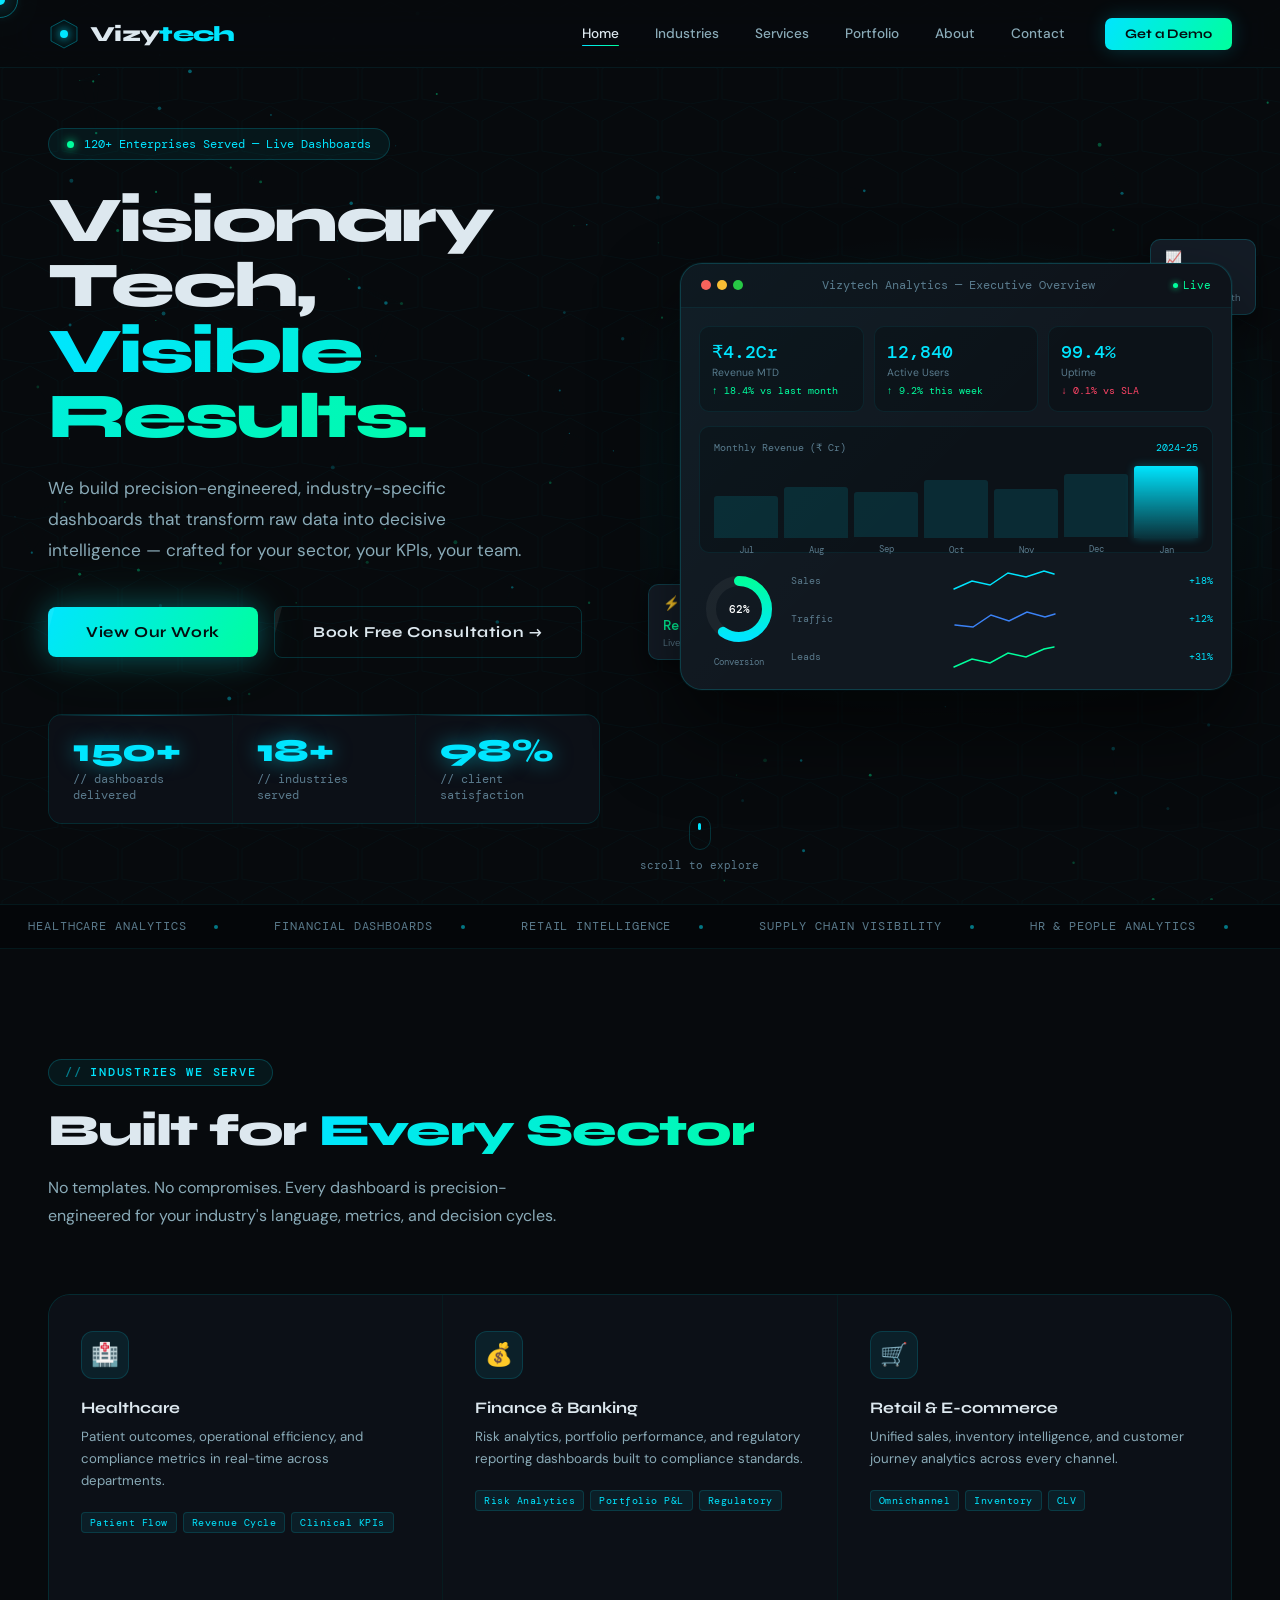
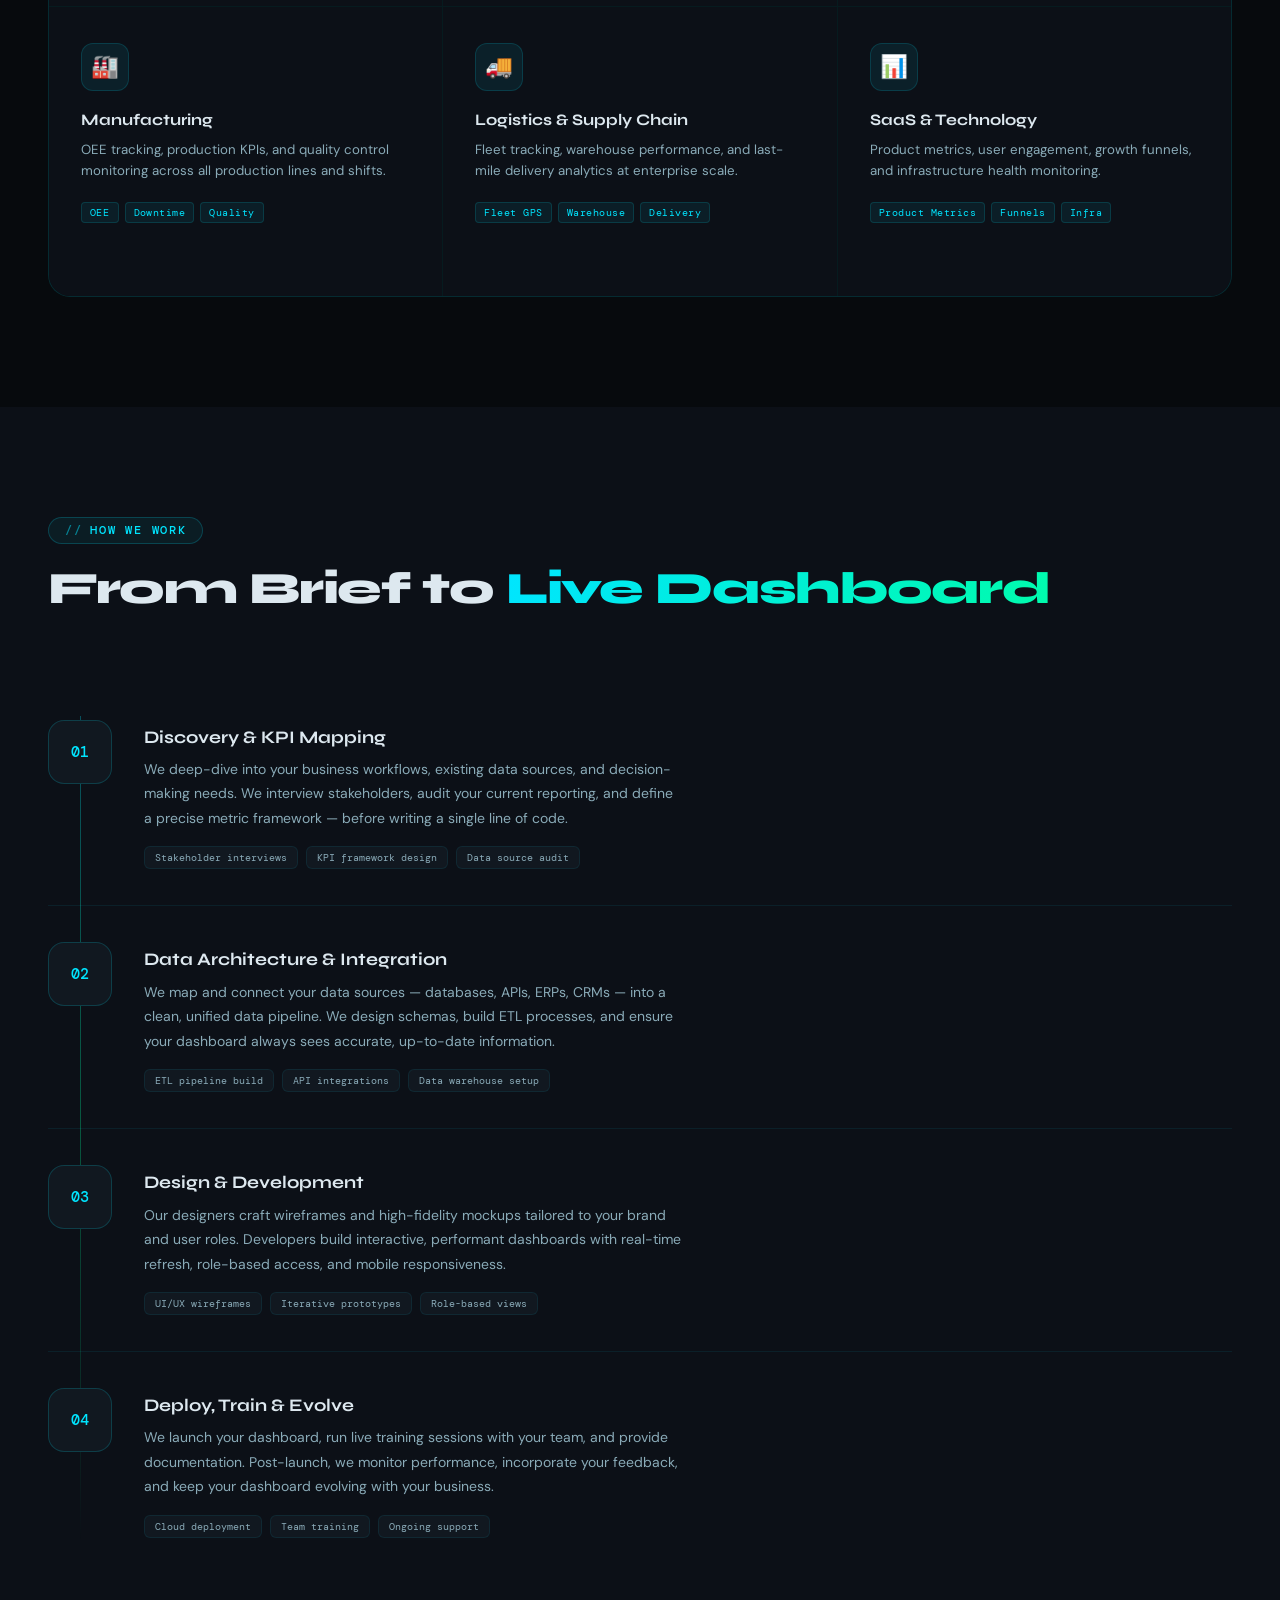
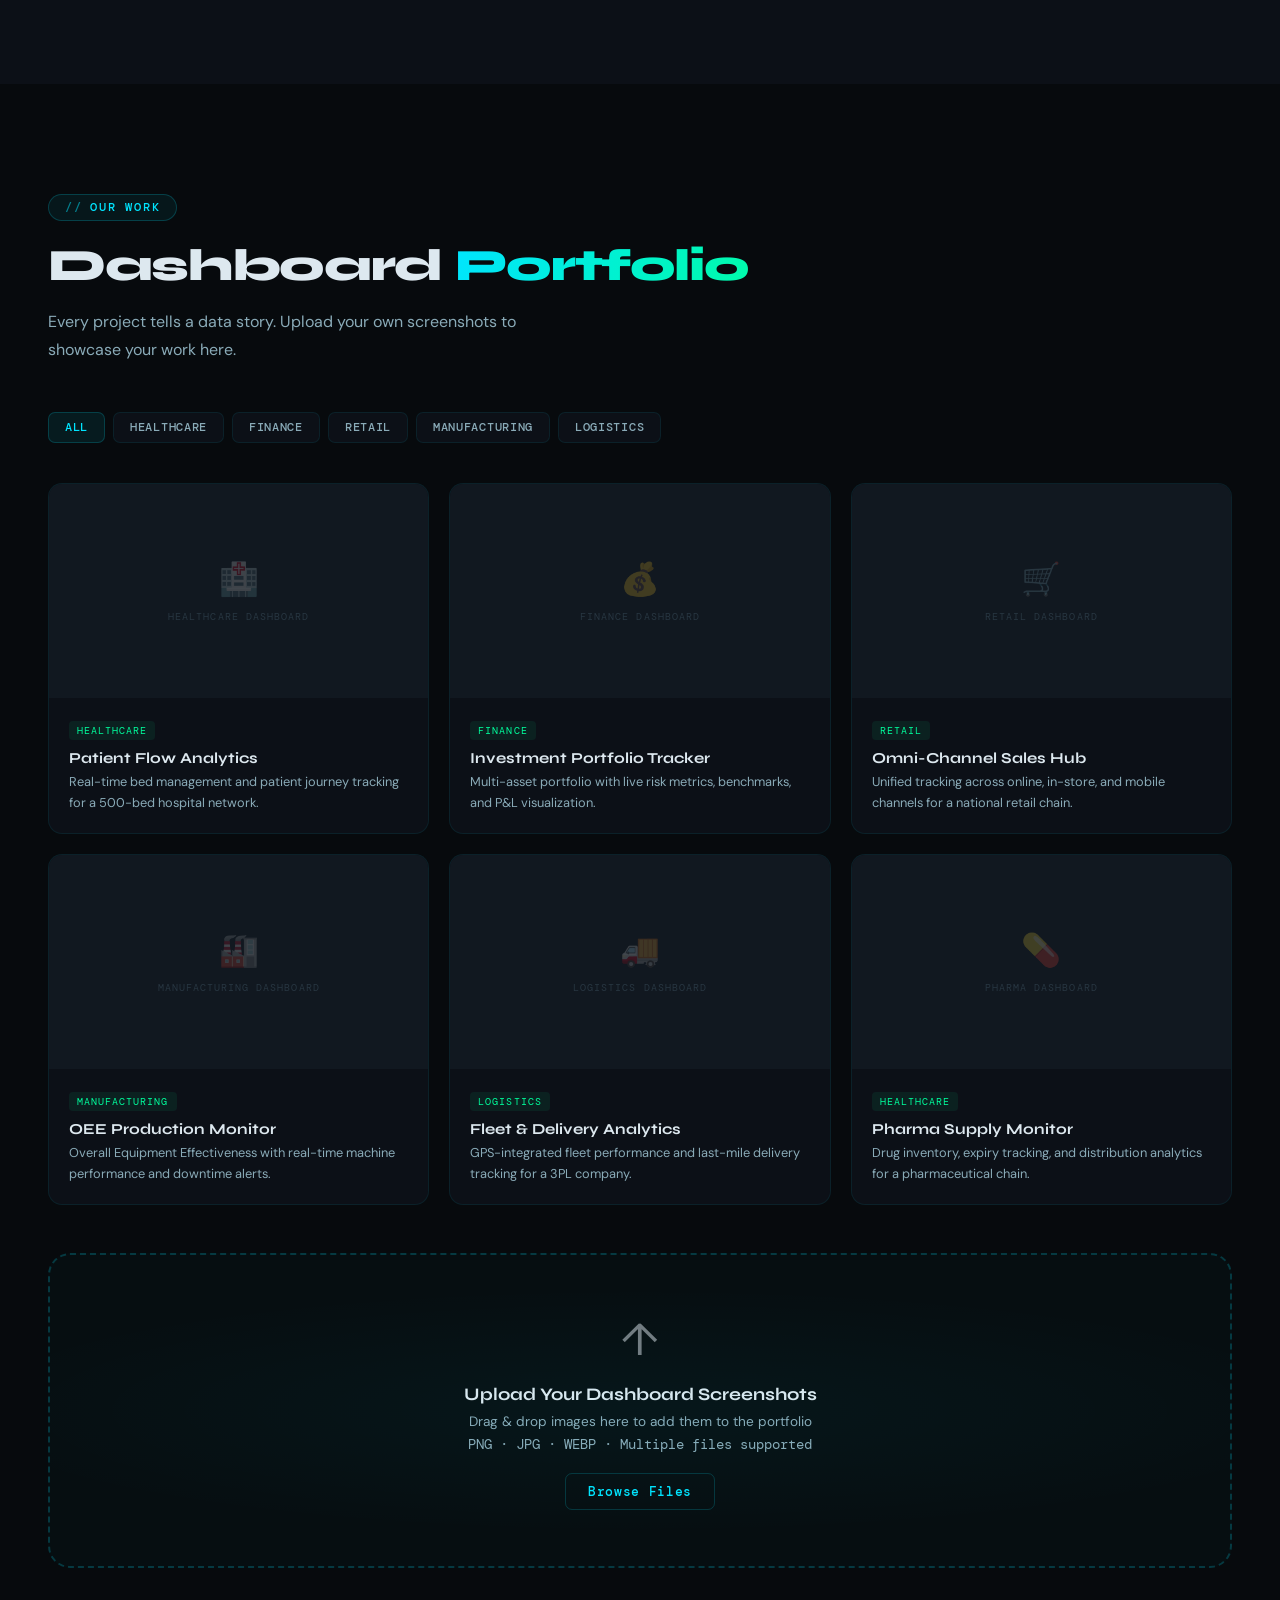
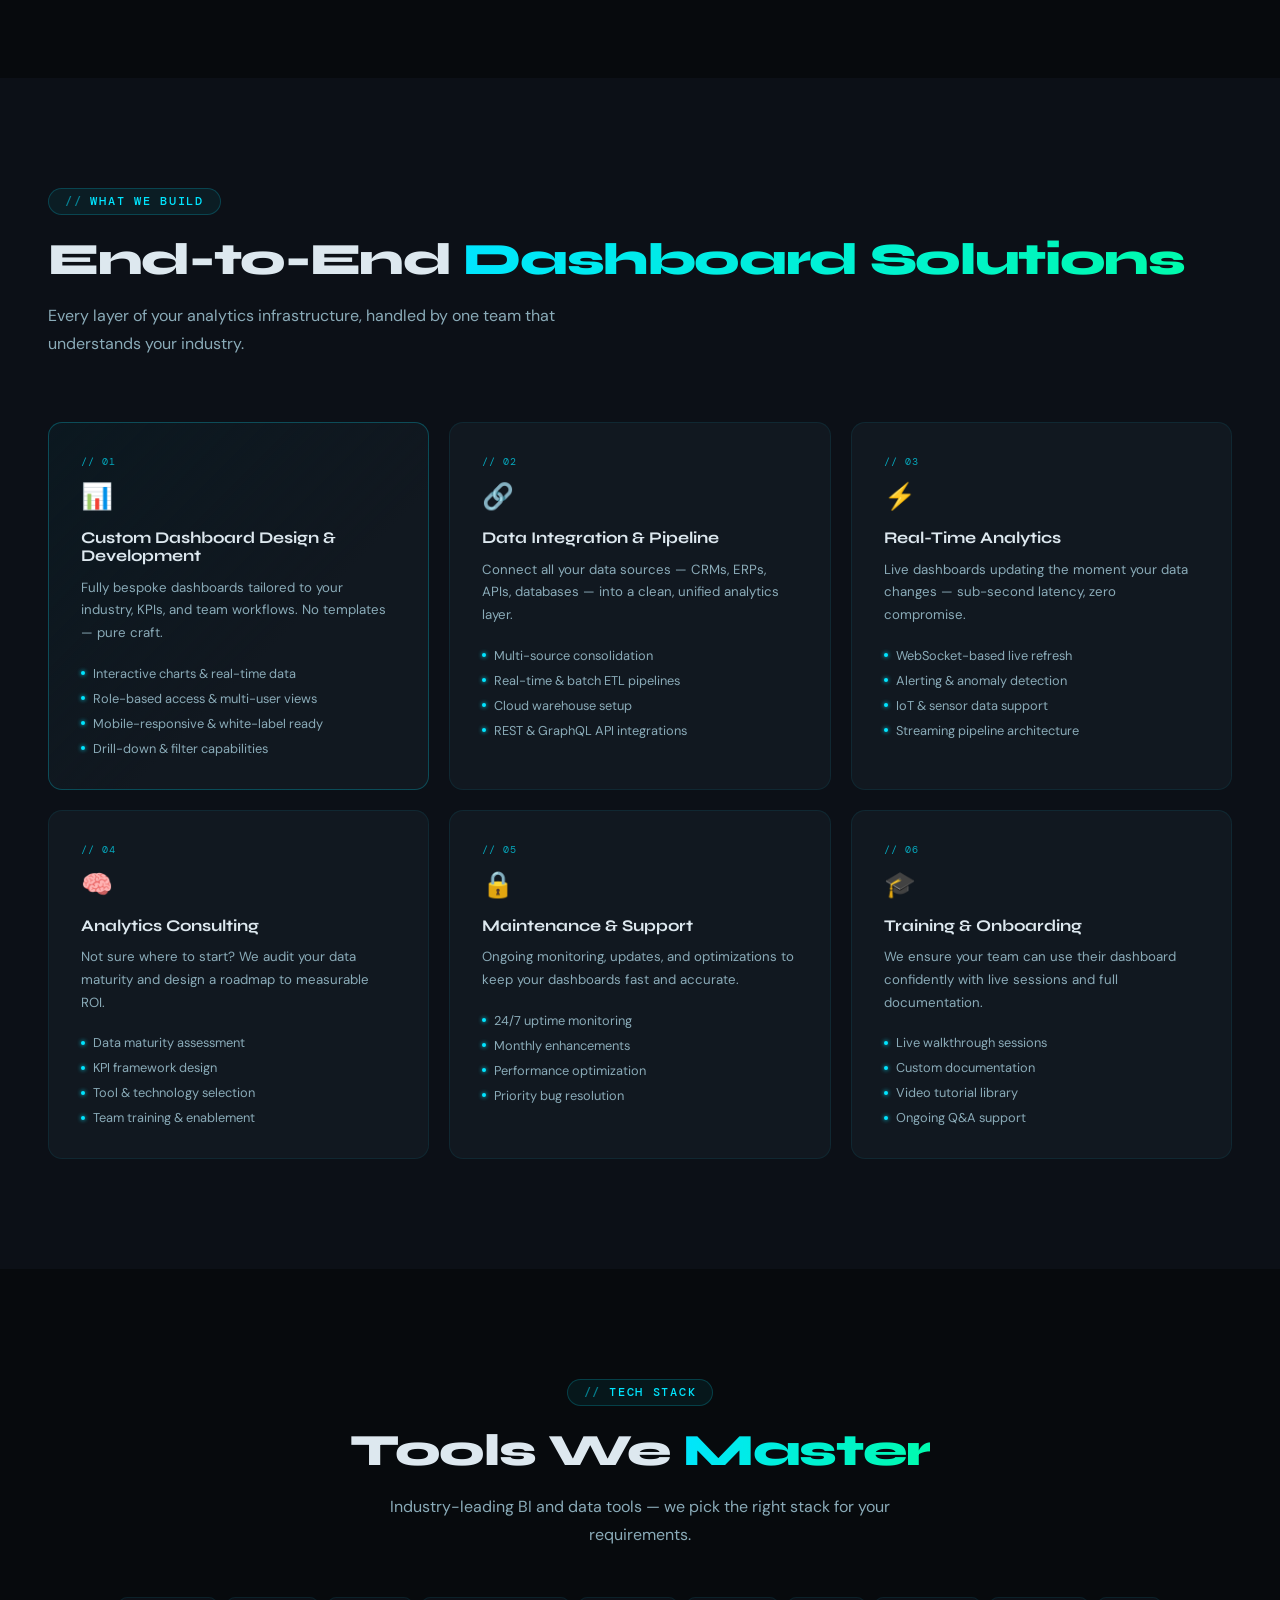
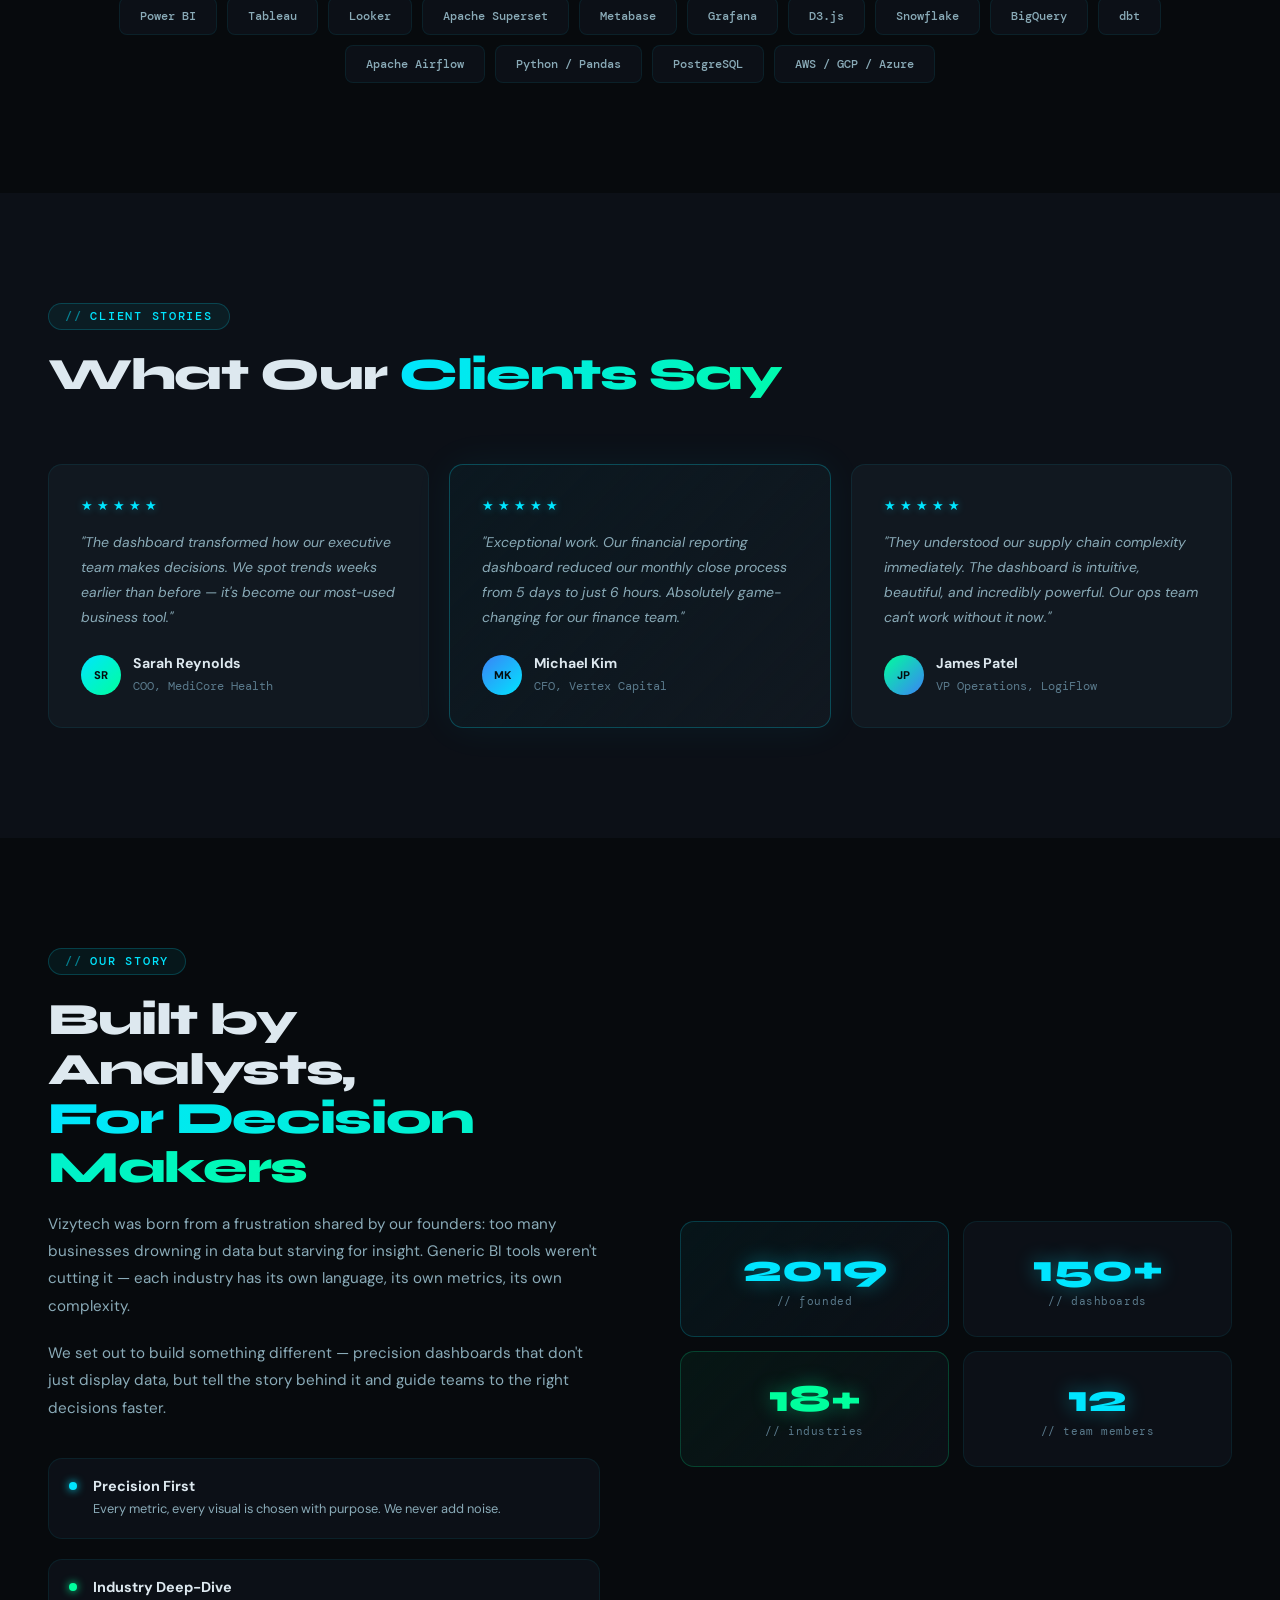
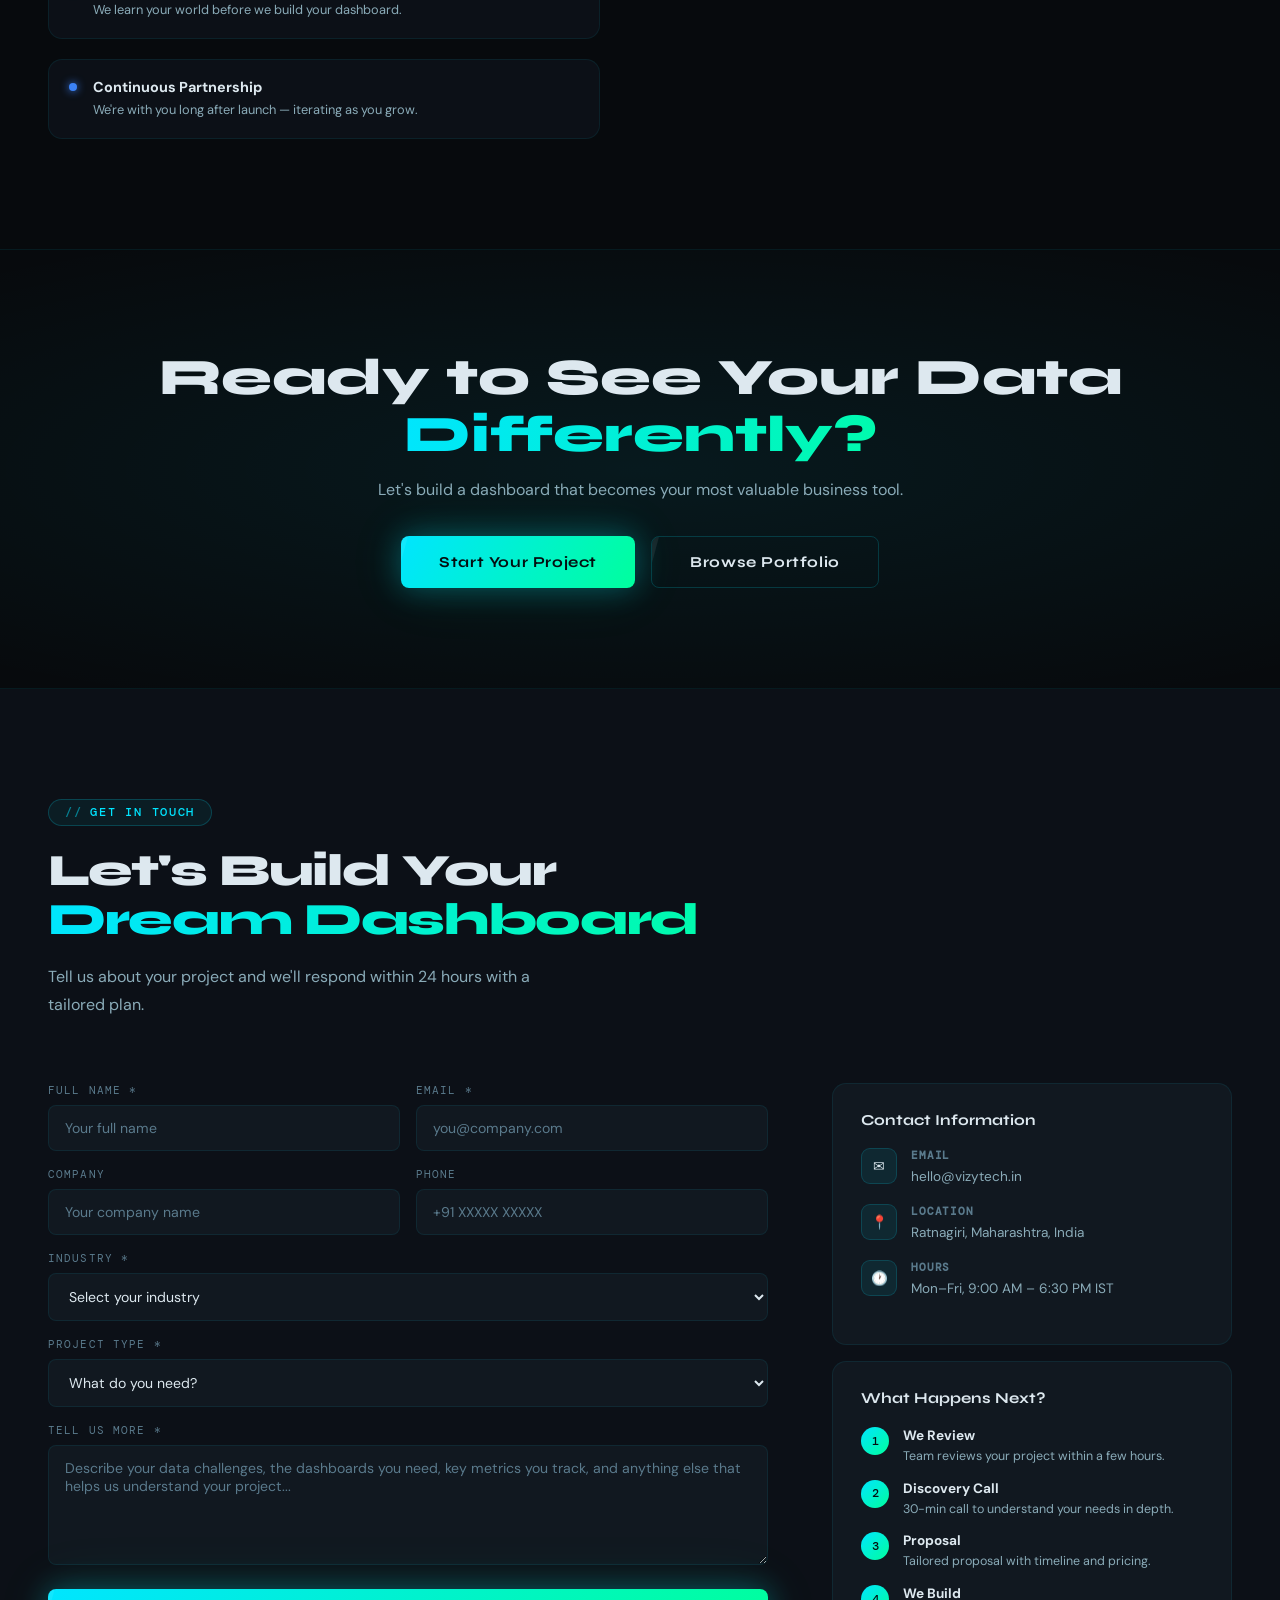
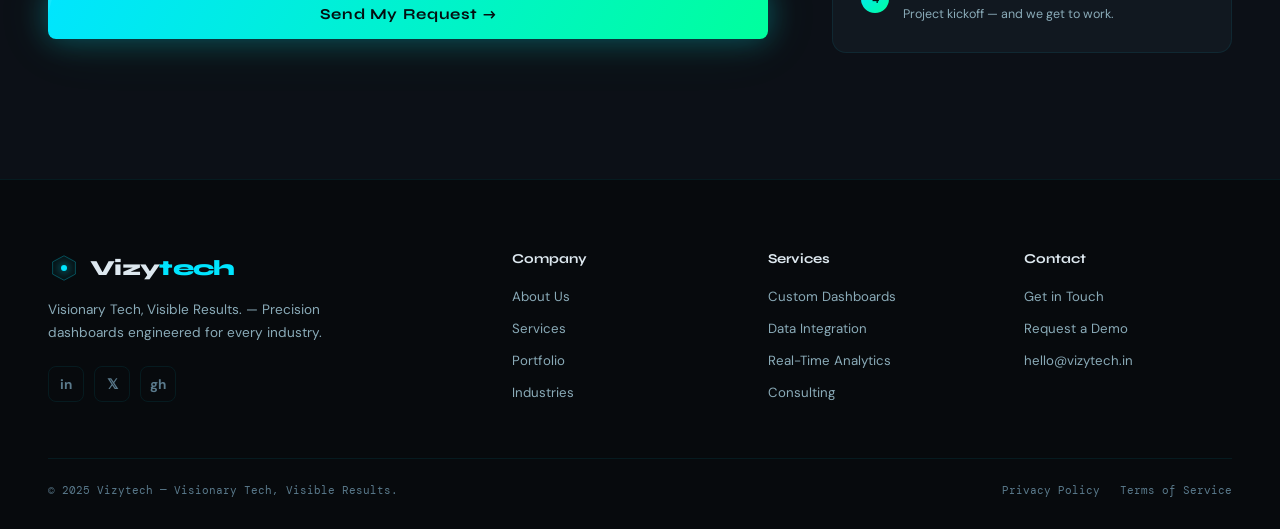
<file: index.html>
<!DOCTYPE html>
<html lang="en">
<head>
<meta charset="UTF-8"/>
<meta name="viewport" content="width=device-width, initial-scale=1.0"/>
<title>Vizytech — Visionary Tech, Visible Results.</title>
<link rel="preconnect" href="https://fonts.googleapis.com"/>
<link href="https://fonts.googleapis.com/css2?family=Syne:wght@400;600;700;800&family=DM+Sans:ital,opsz,wght@0,9..40,300;0,9..40,400;0,9..40,500;1,9..40,300&family=DM+Mono:wght@300;400;500&display=swap" rel="stylesheet"/>

<style>
/* ══════════════════════════════════════════
   VIZYTECH — MISSION CONTROL DESIGN SYSTEM
   Charcoal + Electric Cyan + Neon Mint
══════════════════════════════════════════ */

:root {
  --bg:          #070a0d;
  --bg1:         #0c1017;
  --bg2:         #111820;
  --bg3:         #141c26;
  --glass:       rgba(14, 22, 34, 0.7);
  --glass2:      rgba(20, 30, 46, 0.55);
  --border:      rgba(0,229,255,0.08);
  --border2:     rgba(0,229,255,0.18);
  --border3:     rgba(0,229,255,0.35);
  --c:           #00e5ff;
  --g:           #00ff9d;
  --b:           #3b82f6;
  --w:           #dde8ef;
  --muted:       #5a7a8c;
  --muted2:      #8aabb8;
  --danger:      #ff4466;
  --warn:        #ffb347;
  --r:           14px;
  --r2:          22px;
  --nav-h:       68px;
  --font-head:   'Syne', sans-serif;
  --font-body:   'DM Sans', sans-serif;
  --font-mono:   'DM Mono', monospace;
}

*, *::before, *::after { box-sizing: border-box; margin: 0; padding: 0; }
html { scroll-behavior: smooth; font-size: 16px; }

body {
  background: var(--bg);
  color: var(--w);
  font-family: var(--font-body);
  overflow-x: hidden;
  cursor: none;
}

/* ── Custom Cursor ── */
#cursor {
  position: fixed; pointer-events: none; z-index: 10000;
  width: 10px; height: 10px; border-radius: 50%;
  background: var(--c);
  box-shadow: 0 0 20px var(--c), 0 0 40px rgba(0,229,255,0.4);
  transform: translate(-50%, -50%);
  transition: width 0.2s, height 0.2s, background 0.2s;
  mix-blend-mode: screen;
}
#cursor-ring {
  position: fixed; pointer-events: none; z-index: 9999;
  width: 36px; height: 36px; border-radius: 50%;
  border: 1px solid rgba(0,229,255,0.4);
  transform: translate(-50%, -50%);
  transition: all 0.12s ease;
}
body:has(a:hover, button:hover) #cursor { width: 16px; height: 16px; background: var(--g); }
body:has(a:hover, button:hover) #cursor-ring { width: 48px; height: 48px; border-color: rgba(0,255,157,0.5); }

/* ── Scrollbar ── */
::-webkit-scrollbar { width: 4px; }
::-webkit-scrollbar-track { background: var(--bg); }
::-webkit-scrollbar-thumb { background: rgba(0,229,255,0.2); border-radius: 2px; }
::-webkit-scrollbar-thumb:hover { background: rgba(0,229,255,0.4); }
::selection { background: rgba(0,229,255,0.2); }

/* ── Typography ── */
h1,h2,h3,h4,h5 { font-family: var(--font-head); line-height: 1.1; }
a { color: inherit; text-decoration: none; }
ul { list-style: none; }

/* ── Layout ── */
.container { max-width: 1240px; margin: 0 auto; padding: 0 28px; }
.section { padding: 110px 0; }

/* ── Gradient Text ── */
.gt {
  background: linear-gradient(110deg, var(--c) 0%, var(--g) 60%, var(--c) 100%);
  background-size: 200% auto;
  -webkit-background-clip: text;
  -webkit-text-fill-color: transparent;
  background-clip: text;
  animation: shimmer 4s linear infinite;
}
@keyframes shimmer { to { background-position: 200% center; } }

/* ── Buttons ── */
.btn {
  display: inline-flex; align-items: center; gap: 10px;
  font-family: var(--font-head); font-weight: 700; font-size: 0.88rem; letter-spacing: 0.04em;
  padding: 13px 30px; border-radius: 8px;
  border: none; cursor: none; position: relative;
  transition: all 0.25s ease; overflow: hidden;
}
.btn::before {
  content: ''; position: absolute; inset: 0;
  background: rgba(255,255,255,0.07);
  transform: translateX(-100%) skewX(-15deg);
  transition: transform 0.4s ease;
}
.btn:hover::before { transform: translateX(110%) skewX(-15deg); }

.btn-primary {
  background: linear-gradient(120deg, #00e5ff, #00ff9d);
  color: #040e10;
  box-shadow: 0 0 30px rgba(0,229,255,0.3), 0 0 60px rgba(0,255,157,0.1);
}
.btn-primary:hover {
  transform: translateY(-2px);
  box-shadow: 0 0 50px rgba(0,229,255,0.5), 0 0 80px rgba(0,255,157,0.2);
}

.btn-outline {
  background: transparent;
  color: var(--w);
  border: 1px solid var(--border2);
}
.btn-outline:hover { border-color: var(--c); color: var(--c); background: rgba(0,229,255,0.05); }

.btn-ghost {
  background: transparent; color: var(--c);
  font-family: var(--font-head); font-weight: 600;
  font-size: 0.88rem; padding: 0; border: none; cursor: none;
  display: inline-flex; align-items: center; gap: 6px;
  transition: gap 0.2s;
}
.btn-ghost:hover { gap: 12px; }

.btn.lg { padding: 16px 38px; font-size: 0.95rem; }

/* ── Section Header ── */
.sec-tag {
  display: inline-flex; align-items: center; gap: 8px;
  font-family: var(--font-mono); font-size: 0.72rem; font-weight: 500;
  letter-spacing: 0.15em; text-transform: uppercase; color: var(--c);
  background: rgba(0,229,255,0.06); border: 1px solid rgba(0,229,255,0.2);
  border-radius: 100px; padding: 5px 16px; margin-bottom: 20px;
}
.sec-tag::before { content: '//'; opacity: 0.5; }

.sec-title { font-size: clamp(2rem, 3.5vw, 3rem); font-weight: 800; letter-spacing: -0.03em; margin-bottom: 18px; }
.sec-desc { font-size: 1rem; color: var(--muted2); line-height: 1.75; max-width: 540px; }

/* ══════════════════════════════════════════
   CANVAS PARTICLE BACKGROUND
══════════════════════════════════════════ */
#bg-canvas {
  position: fixed; inset: 0; z-index: 0; pointer-events: none;
  opacity: 0.5;
}

/* ══════════════════════════════════════════
   NAVIGATION
══════════════════════════════════════════ */
.nav {
  position: fixed; top: 0; left: 0; right: 0; z-index: 1000;
  height: var(--nav-h);
  background: rgba(7,10,13,0.75);
  backdrop-filter: blur(20px) saturate(180%);
  border-bottom: 1px solid var(--border);
  transition: all 0.3s;
}
.nav.solid { background: rgba(7,10,13,0.97); border-color: var(--border2); }

.nav-inner {
  max-width: 1240px; margin: 0 auto; padding: 0 28px;
  height: 100%; display: flex; align-items: center; gap: 0;
}

.nav-logo {
  display: flex; align-items: center; gap: 10px;
  font-family: var(--font-head); font-weight: 800; font-size: 1.35rem;
  letter-spacing: -0.03em; margin-right: auto;
}
.nav-logo-hex {
  width: 32px; height: 32px; position: relative;
  display: flex; align-items: center; justify-content: center;
}
.nav-logo-hex svg { position: absolute; }
.nav-logo-hex .dot {
  width: 8px; height: 8px; border-radius: 50%;
  background: var(--c);
  box-shadow: 0 0 10px var(--c);
  animation: pulse-dot 2s ease infinite;
  position: relative; z-index: 1;
}
@keyframes pulse-dot {
  0%,100% { box-shadow: 0 0 10px var(--c); }
  50% { box-shadow: 0 0 20px var(--c), 0 0 40px rgba(0,229,255,0.4); }
}
.nav-logo-text em { color: var(--c); font-style: normal; }

.nav-links {
  display: flex; align-items: center; gap: 36px;
  font-size: 0.85rem; font-weight: 500;
}
.nav-links a {
  color: var(--muted2); transition: color 0.2s; position: relative;
}
.nav-links a::after {
  content: ''; position: absolute; bottom: -4px; left: 0; right: 0;
  height: 1px; background: linear-gradient(90deg, var(--c), var(--g));
  transform: scaleX(0); transition: transform 0.2s; border-radius: 1px;
}
.nav-links a:hover, .nav-links a.active { color: var(--w); }
.nav-links a:hover::after, .nav-links a.active::after { transform: scaleX(1); }

.nav-cta {
  margin-left: 40px; display: flex; align-items: center; gap: 12px;
}
.nav-demo {
  font-family: var(--font-head); font-weight: 700;
  font-size: 0.82rem; padding: 8px 20px;
  background: linear-gradient(120deg, var(--c), var(--g));
  color: #040e10; border-radius: 7px; cursor: none;
  transition: all 0.2s;
  box-shadow: 0 0 20px rgba(0,229,255,0.2);
}
.nav-demo:hover { transform: translateY(-1px); box-shadow: 0 0 35px rgba(0,229,255,0.4); }

.hamburger { display: none; flex-direction: column; gap: 5px; background: none; border: none; cursor: none; padding: 4px; }
.hamburger span { width: 22px; height: 1.5px; background: var(--w); border-radius: 1px; transition: all 0.3s; }

/* Mobile nav */
.mobile-nav {
  display: none;
  position: fixed; top: var(--nav-h); left: 0; right: 0;
  background: rgba(7,10,13,0.98);
  backdrop-filter: blur(20px);
  border-bottom: 1px solid var(--border2);
  padding: 24px 28px 32px;
  z-index: 999;
  flex-direction: column; gap: 20px;
}
.mobile-nav.open { display: flex; animation: slideDown 0.3s ease; }
@keyframes slideDown { from { opacity:0; transform:translateY(-10px); } to { opacity:1; transform:translateY(0); } }
.mobile-nav a { font-size: 1.1rem; font-weight: 600; color: var(--muted2); padding: 8px 0; border-bottom: 1px solid var(--border); }
.mobile-nav a:last-child { border: none; }

/* ══════════════════════════════════════════
   HERO
══════════════════════════════════════════ */
.hero {
  min-height: 100vh;
  display: flex; align-items: center;
  padding: calc(var(--nav-h) + 60px) 0 80px;
  position: relative; overflow: hidden;
}

/* Hex grid background */
.hero-hexgrid {
  position: absolute; inset: 0; z-index: 1; pointer-events: none;
  opacity: 0.04;
  background-image: url("data:image/svg+xml,%3Csvg xmlns='http://www.w3.org/2000/svg' width='60' height='52'%3E%3Cpolygon points='30,2 58,17 58,47 30,52 2,47 2,17' fill='none' stroke='%2300e5ff' stroke-width='0.8'/%3E%3C/svg%3E");
  background-size: 60px 52px;
}

.hero-inner {
  display: grid; grid-template-columns: 1fr 1fr;
  gap: 80px; align-items: center;
  position: relative; z-index: 2;
}

/* Status pill */
.hero-status {
  display: inline-flex; align-items: center; gap: 10px;
  background: rgba(0,229,255,0.06); border: 1px solid rgba(0,229,255,0.18);
  border-radius: 100px; padding: 7px 18px;
  font-family: var(--font-mono); font-size: 0.75rem; color: var(--c);
  margin-bottom: 28px;
  animation: fadeUp 0.7s ease both;
}
.hero-status-dot {
  width: 7px; height: 7px; border-radius: 50%;
  background: var(--g); box-shadow: 0 0 10px var(--g);
  animation: blink 2s ease infinite;
}
@keyframes blink { 0%,100%{opacity:1} 50%{opacity:0.4} }

.hero-h1 {
  font-size: clamp(3rem, 5vw, 5rem); font-weight: 800;
  letter-spacing: -0.04em; line-height: 1.02;
  margin-bottom: 24px;
  animation: fadeUp 0.7s ease 0.1s both;
}

.hero-sub {
  font-size: 1.08rem; color: var(--muted2); line-height: 1.8;
  max-width: 480px; margin-bottom: 40px;
  animation: fadeUp 0.7s ease 0.2s both;
}

.hero-btns {
  display: flex; align-items: center; gap: 16px; flex-wrap: wrap;
  margin-bottom: 56px;
  animation: fadeUp 0.7s ease 0.3s both;
}

/* Stat bar */
.hero-stats {
  display: grid; grid-template-columns: repeat(3,1fr);
  gap: 1px; background: var(--border);
  border: 1px solid var(--border); border-radius: var(--r);
  overflow: hidden;
  animation: fadeUp 0.7s ease 0.4s both;
}
.hero-stat {
  background: var(--bg1); padding: 20px 24px;
  position: relative; overflow: hidden;
}
.hero-stat::before {
  content: ''; position: absolute; top: 0; left: 0; right: 0; height: 1px;
  background: linear-gradient(90deg, transparent, var(--c), transparent);
  opacity: 0.4;
}
.hero-stat-n {
  font-family: var(--font-head); font-size: 2rem; font-weight: 800;
  color: var(--c); line-height: 1;
  text-shadow: 0 0 20px rgba(0,229,255,0.5);
  margin-bottom: 4px;
}
.hero-stat-l { font-size: 0.78rem; color: var(--muted); font-family: var(--font-mono); }

/* Hero Visual — Dashboard Mockup */
.hero-visual {
  position: relative; animation: fadeRight 1s ease 0.2s both;
}

.hero-card-glow {
  position: absolute; inset: -40px;
  background: radial-gradient(ellipse 70% 50% at 50% 50%, rgba(0,229,255,0.1), transparent);
  pointer-events: none;
}

.dash-mock {
  background: var(--bg2);
  border: 1px solid var(--border2);
  border-radius: var(--r2);
  overflow: hidden;
  box-shadow: 0 40px 80px rgba(0,0,0,0.6), 0 0 0 1px rgba(0,229,255,0.06);
  position: relative;
}
.dash-mock::before {
  content: ''; position: absolute; inset: 0; border-radius: var(--r2);
  background: linear-gradient(135deg, rgba(0,229,255,0.03) 0%, transparent 50%);
  pointer-events: none;
}

.dm-titlebar {
  display: flex; align-items: center; gap: 10px;
  padding: 14px 20px;
  border-bottom: 1px solid var(--border);
  background: rgba(0,0,0,0.2);
}
.dm-dots { display: flex; gap: 6px; }
.dm-dots span { width: 10px; height: 10px; border-radius: 50%; }
.dm-dots span:nth-child(1) { background: #ff5f57; }
.dm-dots span:nth-child(2) { background: #febc2e; }
.dm-dots span:nth-child(3) { background: #28c840; }
.dm-title { flex: 1; text-align: center; font-family: var(--font-mono); font-size: 0.72rem; color: var(--muted); }
.dm-live { font-family: var(--font-mono); font-size: 0.68rem; color: var(--g); display: flex; align-items: center; gap: 5px; }
.dm-live-dot { width: 5px; height: 5px; border-radius: 50%; background: var(--g); box-shadow: 0 0 6px var(--g); animation: blink 2s infinite; }

.dm-body { padding: 18px; display: flex; flex-direction: column; gap: 14px; }

/* KPI row */
.dm-kpis { display: grid; grid-template-columns: repeat(3,1fr); gap: 10px; }
.dm-kpi {
  background: rgba(0,0,0,0.25); border: 1px solid var(--border);
  border-radius: 10px; padding: 14px 12px;
}
.dm-kpi-v { font-family: var(--font-mono); font-size: 1.1rem; font-weight: 500; color: var(--c); margin-bottom: 3px; }
.dm-kpi-l { font-size: 0.65rem; color: var(--muted); margin-bottom: 5px; }
.dm-kpi-d { font-family: var(--font-mono); font-size: 0.62rem; color: var(--g); }
.dm-kpi-d.neg { color: var(--danger); }

/* Animated bar chart */
.dm-chart-wrap { background: rgba(0,0,0,0.25); border: 1px solid var(--border); border-radius: 10px; padding: 14px; }
.dm-chart-head { display: flex; justify-content: space-between; font-size: 0.65rem; color: var(--muted); margin-bottom: 12px; font-family: var(--font-mono); }
.dm-bars { display: flex; align-items: flex-end; gap: 6px; height: 72px; }
.dm-bar {
  flex: 1; border-radius: 3px 3px 0 0;
  background: rgba(0,229,255,0.12);
  position: relative; transition: background 0.3s;
  animation: growBar 1.2s ease both;
}
.dm-bar.hi { background: linear-gradient(180deg, var(--c), rgba(0,229,255,0.15)); box-shadow: 0 0 10px rgba(0,229,255,0.3); }
.dm-bar:hover { background: rgba(0,229,255,0.25); }
.dm-bar span { position: absolute; bottom: -18px; left: 50%; transform: translateX(-50%); font-family: var(--font-mono); font-size: 0.55rem; color: var(--muted); }
@keyframes growBar { from { transform: scaleY(0); transform-origin: bottom; } to { transform: scaleY(1); } }

/* Sparkline + donut row */
.dm-row2 { display: grid; grid-template-columns: 80px 1fr; gap: 12px; align-items: center; }
.dm-donut { text-align: center; }
.dm-sparks { display: flex; flex-direction: column; gap: 10px; }
.dm-spark { display: flex; align-items: center; gap: 8px; font-family: var(--font-mono); font-size: 0.65rem; color: var(--muted); }
.dm-spark svg { flex: 1; overflow: visible; }
.dm-spark-l { min-width: 40px; }
.dm-spark-v { min-width: 36px; text-align: right; color: var(--c); }

/* Floating indicator badges */
.dm-badge {
  position: absolute;
  background: var(--bg3); border: 1px solid var(--border2);
  border-radius: 10px; padding: 10px 14px;
  backdrop-filter: blur(10px);
  box-shadow: 0 8px 24px rgba(0,0,0,0.4);
  animation: float 5s ease-in-out infinite;
}
.dm-badge-1 { top: -24px; right: -24px; animation-delay: 0s; }
.dm-badge-2 { bottom: 30px; left: -32px; animation-delay: -2.5s; }
@keyframes float { 0%,100%{transform:translateY(0)} 50%{transform:translateY(-8px)} }
.dm-badge-icon { font-size: 0.85rem; margin-bottom: 4px; }
.dm-badge-v { font-family: var(--font-mono); font-size: 0.9rem; font-weight: 500; color: var(--g); }
.dm-badge-l { font-size: 0.6rem; color: var(--muted); margin-top: 2px; }

/* Scroll cue */
.scroll-cue {
  position: absolute; bottom: 32px; left: 50%; transform: translateX(-50%);
  display: flex; flex-direction: column; align-items: center; gap: 8px;
  font-family: var(--font-mono); font-size: 0.68rem; color: var(--muted);
  z-index: 2; animation: fadeUp 1s ease 1s both;
}
.scroll-mouse {
  width: 22px; height: 34px; border: 1px solid var(--border2); border-radius: 11px;
  display: flex; justify-content: center; padding-top: 6px;
}
.scroll-wheel {
  width: 3px; height: 7px; border-radius: 2px; background: var(--c);
  animation: scrollWheel 1.8s ease infinite;
}
@keyframes scrollWheel { 0%{transform:translateY(0);opacity:1} 100%{transform:translateY(14px);opacity:0} }

/* ══════════════════════════════════════════
   MARQUEE
══════════════════════════════════════════ */
.marquee-strip {
  position: relative; z-index: 2;
  border-top: 1px solid var(--border);
  border-bottom: 1px solid var(--border);
  background: rgba(0,0,0,0.3);
  padding: 14px 0; overflow: hidden;
}
.marquee-track {
  display: flex; gap: 0; align-items: center;
  animation: marquee 35s linear infinite;
  white-space: nowrap; width: max-content;
}
.marquee-item {
  display: inline-flex; align-items: center; gap: 28px; padding: 0 28px;
  font-family: var(--font-mono); font-size: 0.72rem; color: var(--muted);
  letter-spacing: 0.08em; text-transform: uppercase;
}
.marquee-sep { width: 4px; height: 4px; border-radius: 50%; background: var(--c); opacity: 0.5; }
@keyframes marquee { from{transform:translateX(0)} to{transform:translateX(-50%)} }

/* ══════════════════════════════════════════
   INDUSTRIES GRID
══════════════════════════════════════════ */
.ind-grid {
  display: grid; grid-template-columns: repeat(3,1fr);
  gap: 1px; background: var(--border);
  border: 1px solid var(--border); border-radius: var(--r2);
  overflow: hidden; margin-top: 64px;
}

.ind-cell {
  background: var(--bg1); padding: 36px 32px;
  position: relative; overflow: hidden;
  transition: background 0.3s;
  cursor: none;
}
.ind-cell::before {
  content: ''; position: absolute; inset: 0;
  background: linear-gradient(135deg, rgba(0,229,255,0.05), transparent 60%);
  opacity: 0; transition: opacity 0.3s;
}
.ind-cell:hover { background: var(--bg2); }
.ind-cell:hover::before { opacity: 1; }
.ind-cell:hover .ind-arrow { opacity: 1; transform: translate(0,0); }

.ind-icon {
  width: 48px; height: 48px; border-radius: 12px;
  background: rgba(0,229,255,0.08); border: 1px solid rgba(0,229,255,0.15);
  display: flex; align-items: center; justify-content: center;
  font-size: 1.4rem; margin-bottom: 20px;
  transition: all 0.3s;
}
.ind-cell:hover .ind-icon { background: rgba(0,229,255,0.14); border-color: rgba(0,229,255,0.3); box-shadow: 0 0 20px rgba(0,229,255,0.1); }

.ind-cell h3 { font-size: 1rem; font-weight: 700; margin-bottom: 10px; }
.ind-cell p { font-size: 0.83rem; color: var(--muted2); line-height: 1.65; margin-bottom: 20px; }

.ind-tags { display: flex; flex-wrap: wrap; gap: 6px; margin-bottom: 20px; }
.ind-tag {
  font-family: var(--font-mono); font-size: 0.62rem; letter-spacing: 0.05em;
  color: var(--c); background: rgba(0,229,255,0.07);
  border: 1px solid rgba(0,229,255,0.14); border-radius: 4px; padding: 3px 8px;
}

.ind-arrow {
  font-family: var(--font-mono); font-size: 0.8rem; color: var(--c);
  opacity: 0; transform: translate(-8px, 4px);
  transition: all 0.3s ease;
}

/* ══════════════════════════════════════════
   PROCESS STEPS
══════════════════════════════════════════ */
.process-section { background: var(--bg1); }

.process-timeline {
  position: relative; margin-top: 70px;
}
.process-line {
  position: absolute; left: 32px; top: 32px; bottom: 32px; width: 1px;
  background: linear-gradient(180deg, var(--c), var(--g), transparent);
  opacity: 0.3;
}

.process-steps { display: flex; flex-direction: column; gap: 0; }
.process-step {
  display: grid; grid-template-columns: 64px 1fr;
  gap: 32px; padding: 36px 0;
  border-bottom: 1px solid var(--border);
  position: relative;
}
.process-step:last-child { border-bottom: none; }
.process-step:hover .ps-num { border-color: var(--c); box-shadow: 0 0 20px rgba(0,229,255,0.2); }

.ps-num {
  width: 64px; height: 64px; border-radius: 16px;
  border: 1px solid var(--border2);
  background: var(--bg2);
  display: flex; align-items: center; justify-content: center;
  font-family: var(--font-mono); font-size: 0.95rem; font-weight: 500;
  color: var(--c); flex-shrink: 0; position: relative; z-index: 1;
  transition: all 0.3s;
}

.ps-content { padding-top: 8px; }
.ps-content h3 { font-size: 1.1rem; font-weight: 700; margin-bottom: 10px; }
.ps-content p { font-size: 0.875rem; color: var(--muted2); line-height: 1.75; max-width: 540px; }

.ps-chips { display: flex; flex-wrap: wrap; gap: 8px; margin-top: 16px; }
.ps-chip {
  font-family: var(--font-mono); font-size: 0.65rem;
  color: var(--muted2); background: var(--bg2);
  border: 1px solid var(--border); border-radius: 6px; padding: 4px 10px;
}

/* ══════════════════════════════════════════
   PORTFOLIO
══════════════════════════════════════════ */
.portfolio-section { overflow: hidden; }

.port-filters {
  display: flex; gap: 8px; flex-wrap: wrap; margin: 48px 0 40px;
}
.port-filter {
  font-family: var(--font-mono); font-size: 0.72rem; font-weight: 500;
  letter-spacing: 0.06em; text-transform: uppercase;
  padding: 7px 16px; border-radius: 7px;
  background: var(--bg1); border: 1px solid var(--border);
  color: var(--muted2); cursor: none; transition: all 0.2s;
}
.port-filter.active, .port-filter:hover {
  background: rgba(0,229,255,0.08); border-color: var(--border2); color: var(--c);
}

.port-grid {
  display: grid; grid-template-columns: repeat(3,1fr);
  gap: 20px;
}

.port-card {
  border-radius: var(--r); overflow: hidden;
  border: 1px solid var(--border);
  background: var(--bg1);
  transition: all 0.35s ease; cursor: none;
  position: relative;
}
.port-card:hover {
  border-color: var(--border2); transform: translateY(-6px);
  box-shadow: 0 20px 60px rgba(0,0,0,0.5), 0 0 40px rgba(0,229,255,0.06);
}

.port-img {
  aspect-ratio: 16/9; background: var(--bg2);
  position: relative; overflow: hidden;
}
.port-img-ph {
  width: 100%; height: 100%;
  display: flex; flex-direction: column; align-items: center; justify-content: center;
  gap: 10px; color: var(--muted);
}
.port-img-ph .ph-icon { font-size: 2rem; opacity: 0.2; }
.port-img-ph .ph-label { font-family: var(--font-mono); font-size: 0.65rem; opacity: 0.3; text-transform: uppercase; letter-spacing: 0.1em; }
.port-img img { width: 100%; height: 100%; object-fit: cover; transition: transform 0.5s ease; }
.port-card:hover .port-img img { transform: scale(1.06); }

.port-overlay {
  position: absolute; inset: 0;
  background: linear-gradient(180deg, transparent 40%, rgba(7,10,13,0.9));
  opacity: 0; transition: opacity 0.3s;
  display: flex; align-items: flex-end; padding: 16px;
}
.port-card:hover .port-overlay { opacity: 1; }
.port-overlay-text { font-family: var(--font-mono); font-size: 0.68rem; color: var(--c); }

.port-info { padding: 20px; }
.port-cat {
  font-family: var(--font-mono); font-size: 0.65rem; text-transform: uppercase;
  letter-spacing: 0.1em; color: var(--g); background: rgba(0,255,157,0.07);
  border-radius: 4px; padding: 3px 8px; display: inline-block; margin-bottom: 10px;
}
.port-info h3 { font-size: 0.95rem; font-weight: 700; margin-bottom: 6px; }
.port-info p { font-size: 0.8rem; color: var(--muted2); line-height: 1.6; }

/* Upload drop zone */
.upload-zone {
  border: 2px dashed rgba(0,229,255,0.2);
  border-radius: var(--r2); padding: 56px 40px;
  text-align: center; background: rgba(0,229,255,0.02);
  cursor: none; transition: all 0.3s; margin: 48px 0 0;
  position: relative; overflow: hidden;
}
.upload-zone::before {
  content: ''; position: absolute; inset: 0;
  background: radial-gradient(ellipse 60% 40% at 50% 50%, rgba(0,229,255,0.04), transparent);
  pointer-events: none;
}
.upload-zone:hover, .upload-zone.drag-over {
  border-color: var(--c); background: rgba(0,229,255,0.05);
  box-shadow: 0 0 60px rgba(0,229,255,0.08);
}
.uz-icon { font-size: 2.8rem; margin-bottom: 16px; opacity: 0.5; }
.upload-zone h3 { font-size: 1.1rem; font-weight: 700; margin-bottom: 8px; }
.upload-zone p { font-size: 0.85rem; color: var(--muted2); }
.uz-hint { font-family: var(--font-mono); font-size: 0.7rem; color: var(--muted); margin-top: 6px !important; }
.uz-btn {
  display: inline-flex; align-items: center; gap: 8px;
  font-family: var(--font-mono); font-weight: 500; font-size: 0.8rem;
  letter-spacing: 0.05em; padding: 9px 22px;
  border: 1px solid var(--border2); border-radius: 7px;
  background: transparent; color: var(--c); cursor: none;
  transition: all 0.2s; margin-top: 20px;
}
.uz-btn:hover { background: rgba(0,229,255,0.08); border-color: var(--c); }

/* ══════════════════════════════════════════
   SERVICES
══════════════════════════════════════════ */
.services-section { background: var(--bg1); }

.svc-grid {
  display: grid; grid-template-columns: repeat(3,1fr);
  gap: 20px; margin-top: 64px;
}

.svc-card {
  background: var(--bg2); border: 1px solid var(--border);
  border-radius: var(--r); padding: 32px;
  position: relative; overflow: hidden;
  transition: all 0.3s; cursor: none;
}
.svc-card::after {
  content: ''; position: absolute;
  top: 0; left: 0; right: 0; height: 1px;
  background: linear-gradient(90deg, transparent, var(--c), transparent);
  transform: scaleX(0); transition: transform 0.4s ease;
}
.svc-card:hover { border-color: var(--border2); transform: translateY(-4px); }
.svc-card:hover::after { transform: scaleX(1); }
.svc-card.featured {
  border-color: rgba(0,229,255,0.25);
  background: linear-gradient(135deg, rgba(0,229,255,0.04) 0%, var(--bg2) 60%);
}

.svc-n { font-family: var(--font-mono); font-size: 0.65rem; color: var(--c); letter-spacing: 0.1em; margin-bottom: 12px; opacity: 0.7; }
.svc-icon { font-size: 1.6rem; margin-bottom: 16px; }
.svc-card h3 { font-size: 1.02rem; font-weight: 700; margin-bottom: 12px; }
.svc-card > p { font-size: 0.83rem; color: var(--muted2); line-height: 1.7; margin-bottom: 20px; }

.svc-list { display: flex; flex-direction: column; gap: 8px; }
.svc-list li {
  font-size: 0.8rem; color: var(--muted2);
  display: flex; align-items: center; gap: 8px;
}
.svc-list li::before {
  content: ''; width: 4px; height: 4px; border-radius: 50%;
  background: var(--c); flex-shrink: 0;
  box-shadow: 0 0 4px var(--c);
}

/* ══════════════════════════════════════════
   TECH STACK
══════════════════════════════════════════ */
.stack-section { background: var(--bg); }
.stack-wrap { display: flex; flex-wrap: wrap; gap: 10px; margin-top: 48px; justify-content: center; }
.stack-badge {
  font-family: var(--font-mono); font-size: 0.78rem; font-weight: 500;
  padding: 10px 20px; border-radius: 8px;
  background: var(--bg1); border: 1px solid var(--border);
  color: var(--muted2); transition: all 0.2s; cursor: none;
}
.stack-badge:hover { border-color: var(--c); color: var(--c); background: rgba(0,229,255,0.06); box-shadow: 0 0 16px rgba(0,229,255,0.1); }

/* ══════════════════════════════════════════
   TESTIMONIALS
══════════════════════════════════════════ */
.testi-section { background: var(--bg1); }
.testi-grid { display: grid; grid-template-columns: repeat(3,1fr); gap: 20px; margin-top: 64px; }

.testi-card {
  background: var(--bg2); border: 1px solid var(--border);
  border-radius: var(--r); padding: 32px;
  transition: all 0.3s;
}
.testi-card:hover { border-color: var(--border2); transform: translateY(-4px); }
.testi-card.feat {
  border-color: rgba(0,229,255,0.25);
  background: linear-gradient(135deg, rgba(0,229,255,0.04), var(--bg2));
  box-shadow: 0 0 40px rgba(0,229,255,0.06);
}
.testi-stars { color: var(--c); font-size: 0.8rem; letter-spacing: 4px; margin-bottom: 16px; text-shadow: 0 0 8px rgba(0,229,255,0.4); }
.testi-card p { font-size: 0.875rem; color: var(--muted2); font-style: italic; line-height: 1.8; margin-bottom: 24px; }
.testi-author { display: flex; align-items: center; gap: 12px; }
.testi-av {
  width: 40px; height: 40px; border-radius: 50%;
  background: linear-gradient(135deg, var(--c), var(--g));
  display: flex; align-items: center; justify-content: center;
  font-size: 0.7rem; font-weight: 800; color: #040e10;
  flex-shrink: 0;
}
.testi-author strong { display: block; font-size: 0.88rem; margin-bottom: 2px; }
.testi-author small { font-size: 0.73rem; color: var(--muted); font-family: var(--font-mono); }

/* ══════════════════════════════════════════
   ABOUT SPLIT
══════════════════════════════════════════ */
.about-section {}
.about-grid { display: grid; grid-template-columns: 1fr 1fr; gap: 80px; align-items: center; }

.about-stats-grid { display: grid; grid-template-columns: 1fr 1fr; gap: 14px; }
.about-stat-card {
  background: var(--bg1); border: 1px solid var(--border);
  border-radius: var(--r); padding: 28px 24px;
  text-align: center; transition: all 0.3s;
}
.about-stat-card:hover { border-color: var(--border2); }
.about-stat-card.c1 { border-color: rgba(0,229,255,0.2); background: linear-gradient(135deg, rgba(0,229,255,0.05), var(--bg1)); }
.about-stat-card.c2 { border-color: rgba(0,255,157,0.2); background: linear-gradient(135deg, rgba(0,255,157,0.05), var(--bg1)); }
.asc-n { font-family: var(--font-head); font-size: 2.4rem; font-weight: 800; color: var(--c); text-shadow: 0 0 20px rgba(0,229,255,0.4); line-height: 1; }
.asc-n.green { color: var(--g); text-shadow: 0 0 20px rgba(0,255,157,0.4); }
.asc-l { font-family: var(--font-mono); font-size: 0.7rem; color: var(--muted); margin-top: 6px; letter-spacing: 0.05em; }

.about-values { display: flex; flex-direction: column; gap: 20px; margin-top: 36px; }
.about-val {
  display: flex; gap: 16px; align-items: flex-start;
  padding: 18px 20px; border-radius: var(--r);
  background: var(--bg1); border: 1px solid var(--border);
  transition: all 0.2s;
}
.about-val:hover { border-color: var(--border2); background: var(--bg2); }
.av-dot {
  width: 8px; height: 8px; border-radius: 50%;
  background: var(--c); box-shadow: 0 0 8px var(--c);
  flex-shrink: 0; margin-top: 5px;
}
.about-val strong { display: block; font-size: 0.9rem; margin-bottom: 4px; }
.about-val p { font-size: 0.8rem; color: var(--muted2); line-height: 1.6; margin: 0; }

/* ══════════════════════════════════════════
   CONTACT / CTA
══════════════════════════════════════════ */
.contact-section { background: var(--bg1); }
.contact-grid { display: grid; grid-template-columns: 1fr 400px; gap: 64px; align-items: start; margin-top: 64px; }

/* Form */
.contact-form { display: flex; flex-direction: column; gap: 0; }
.cf-row { display: grid; grid-template-columns: 1fr 1fr; gap: 16px; }
.cf-group { display: flex; flex-direction: column; gap: 8px; margin-bottom: 16px; }
.cf-label { font-family: var(--font-mono); font-size: 0.7rem; letter-spacing: 0.1em; text-transform: uppercase; color: var(--muted); }
.cf-input, .cf-select, .cf-textarea {
  background: var(--bg2); border: 1px solid var(--border);
  border-radius: 8px; padding: 13px 16px;
  color: var(--w); font-family: var(--font-body); font-size: 0.88rem;
  transition: all 0.2s; outline: none; width: 100%;
}
.cf-input:focus, .cf-select:focus, .cf-textarea:focus {
  border-color: var(--c);
  box-shadow: 0 0 0 3px rgba(0,229,255,0.1), 0 0 20px rgba(0,229,255,0.06);
}
.cf-input::placeholder, .cf-textarea::placeholder { color: var(--muted); }
.cf-textarea { min-height: 120px; resize: vertical; }
.cf-select option { background: var(--bg2); }
.cf-submit { width: 100%; justify-content: center; margin-top: 8px; }

/* Info panel */
.cinfo-card {
  background: var(--bg2); border: 1px solid var(--border);
  border-radius: var(--r); padding: 28px; margin-bottom: 16px;
}
.cinfo-card h3 { font-size: 0.95rem; font-weight: 700; margin-bottom: 20px; }
.cinfo-item { display: flex; gap: 14px; align-items: flex-start; margin-bottom: 18px; }
.ci-ico {
  width: 36px; height: 36px; border-radius: 9px;
  background: rgba(0,229,255,0.08); border: 1px solid rgba(0,229,255,0.16);
  display: flex; align-items: center; justify-content: center;
  font-size: 0.85rem; flex-shrink: 0;
}
.cinfo-item strong { display: block; font-family: var(--font-mono); font-size: 0.68rem; color: var(--muted); letter-spacing: 0.08em; margin-bottom: 3px; text-transform: uppercase; }
.cinfo-item span, .cinfo-item a { font-size: 0.85rem; color: var(--muted2); }
.cinfo-item a:hover { color: var(--c); }

.next-steps { display: flex; flex-direction: column; gap: 14px; }
.ns { display: flex; gap: 14px; align-items: flex-start; }
.ns-n {
  width: 28px; height: 28px; border-radius: 50%;
  background: linear-gradient(135deg, var(--c), var(--g));
  display: flex; align-items: center; justify-content: center;
  font-family: var(--font-mono); font-size: 0.72rem; font-weight: 500;
  color: #040e10; flex-shrink: 0;
}
.ns strong { display: block; font-size: 0.85rem; margin-bottom: 3px; }
.ns p { font-size: 0.78rem; color: var(--muted2); line-height: 1.5; margin: 0; }

/* ══════════════════════════════════════════
   CTA BANNER
══════════════════════════════════════════ */
.cta-band {
  background: var(--bg);
  border-top: 1px solid var(--border);
  border-bottom: 1px solid var(--border);
  padding: 100px 0; position: relative; overflow: hidden;
  text-align: center;
}
.cta-band-bg {
  position: absolute; inset: 0; pointer-events: none;
  background: radial-gradient(ellipse 80% 60% at 50% 50%, rgba(0,229,255,0.07), transparent);
}
.cta-band h2 { font-size: clamp(2rem, 4vw, 3.2rem); font-weight: 800; margin-bottom: 16px; }
.cta-band p { font-size: 1rem; color: var(--muted2); margin-bottom: 36px; }
.cta-btns { display: flex; justify-content: center; gap: 16px; flex-wrap: wrap; }

/* ══════════════════════════════════════════
   FOOTER
══════════════════════════════════════════ */
.footer {
  background: var(--bg); border-top: 1px solid var(--border);
  padding: 72px 0 32px;
}
.footer-grid {
  display: grid; grid-template-columns: 2fr 1fr 1fr 1fr;
  gap: 48px; margin-bottom: 56px;
}
.footer-brand p { font-size: 0.85rem; color: var(--muted2); margin: 14px 0 22px; line-height: 1.7; max-width: 280px; }
.footer-socials { display: flex; gap: 10px; }
.footer-soc {
  width: 36px; height: 36px; border-radius: 8px;
  border: 1px solid var(--border); display: flex;
  align-items: center; justify-content: center;
  font-size: 0.85rem; font-weight: 700; color: var(--muted);
  transition: all 0.2s; cursor: none;
}
.footer-soc:hover { border-color: var(--c); color: var(--c); background: rgba(0,229,255,0.08); }
.footer-col h4 { font-family: var(--font-head); font-size: 0.85rem; font-weight: 700; margin-bottom: 18px; }
.footer-col ul { display: flex; flex-direction: column; gap: 11px; }
.footer-col a { font-size: 0.83rem; color: var(--muted2); transition: color 0.2s; }
.footer-col a:hover { color: var(--w); }
.footer-bot {
  display: flex; justify-content: space-between; align-items: center;
  padding-top: 24px; border-top: 1px solid var(--border);
  font-family: var(--font-mono); font-size: 0.7rem; color: var(--muted);
}
.footer-legal { display: flex; gap: 20px; }
.footer-legal a:hover { color: var(--w); }

/* ══════════════════════════════════════════
   ANIMATIONS
══════════════════════════════════════════ */
@keyframes fadeUp { from{opacity:0;transform:translateY(28px)} to{opacity:1;transform:translateY(0)} }
@keyframes fadeRight { from{opacity:0;transform:translateX(40px)} to{opacity:1;transform:translateX(0)} }

.reveal {
  opacity: 0; transform: translateY(32px);
  transition: opacity 0.7s ease, transform 0.7s ease;
}
.reveal.in { opacity: 1; transform: translateY(0); }

/* ══════════════════════════════════════════
   FORM SUCCESS
══════════════════════════════════════════ */
.form-success {
  text-align: center; padding: 48px 32px;
  background: rgba(0,255,157,0.04);
  border: 1px solid rgba(0,255,157,0.2); border-radius: var(--r);
  display: none;
}
.form-success.show { display: block; animation: fadeUp 0.5s ease; }
.success-check { font-size: 2.5rem; margin-bottom: 16px; }
.form-success h3 { font-size: 1.2rem; margin-bottom: 8px; }
.form-success p { font-size: 0.875rem; color: var(--muted2); }

/* ══════════════════════════════════════════
   RESPONSIVE
══════════════════════════════════════════ */
@media(max-width:1100px) {
  .hero-inner { grid-template-columns: 1fr; gap: 48px; }
  .hero-visual { order: -1; max-width: 540px; margin: 0 auto; }
  .ind-grid { grid-template-columns: repeat(2,1fr); }
  .port-grid { grid-template-columns: repeat(2,1fr); }
  .svc-grid { grid-template-columns: repeat(2,1fr); }
  .testi-grid { grid-template-columns: 1fr; }
  .about-grid { grid-template-columns: 1fr; gap: 48px; }
  .contact-grid { grid-template-columns: 1fr; }
  .footer-grid { grid-template-columns: 1fr 1fr; }
}
@media(max-width:768px) {
  .nav-links, .nav-cta { display: none; }
  .hamburger { display: flex; }
  .hero { padding-top: calc(var(--nav-h) + 40px); }
  .hero-h1 { font-size: 2.6rem; }
  .ind-grid { grid-template-columns: 1fr; }
  .port-grid { grid-template-columns: 1fr; }
  .svc-grid { grid-template-columns: 1fr; }
  .hero-stats { grid-template-columns: 1fr; }
  .cf-row { grid-template-columns: 1fr; }
  .footer-grid { grid-template-columns: 1fr; }
  .footer-bot { flex-direction: column; gap: 16px; text-align: center; }
  .about-stats-grid { grid-template-columns: 1fr 1fr; }
  .cta-btns { flex-direction: column; align-items: center; }
}
@media(max-width:480px) {
  .container { padding: 0 18px; }
  .section { padding: 72px 0; }
  .hero-btns { flex-direction: column; }
}
</style>
</head>
<body>

<!-- Cursor -->
<div id="cursor"></div>
<div id="cursor-ring"></div>

<!-- Particle Canvas -->
<canvas id="bg-canvas"></canvas>

<!-- ═══════ NAVBAR ═══════ -->
<nav class="nav" id="navbar">
  <div class="nav-inner">
    <a href="#home" class="nav-logo">
      <div class="nav-logo-hex">
        <svg width="32" height="32" viewBox="0 0 32 32" fill="none">
          <polygon points="16,2 29,9 29,23 16,30 3,23 3,9" stroke="rgba(0,229,255,0.35)" stroke-width="1" fill="rgba(0,229,255,0.04)"/>
        </svg>
        <div class="dot"></div>
      </div>
      <span class="nav-logo-text">Vizy<em>tech</em></span>
    </a>
    <ul class="nav-links">
      <li><a href="#home" class="active">Home</a></li>
      <li><a href="#industries">Industries</a></li>
      <li><a href="#services">Services</a></li>
      <li><a href="#portfolio">Portfolio</a></li>
      <li><a href="#about">About</a></li>
      <li><a href="#contact">Contact</a></li>
    </ul>
    <div class="nav-cta">
      <a href="#contact" class="nav-demo">Get a Demo</a>
    </div>
    <button class="hamburger" id="hamburger" aria-label="Menu">
      <span></span><span></span><span></span>
    </button>
  </div>
</nav>

<!-- Mobile nav -->
<nav class="mobile-nav" id="mobileNav">
  <a href="#home">Home</a>
  <a href="#industries">Industries</a>
  <a href="#services">Services</a>
  <a href="#portfolio">Portfolio</a>
  <a href="#about">About</a>
  <a href="#contact">Contact</a>
  <a href="#contact" style="color:var(--c)">→ Get a Demo</a>
</nav>

<!-- ═══════ HERO ═══════ -->
<section class="hero" id="home">
  <div class="hero-hexgrid"></div>
  <div class="container">
    <div class="hero-inner">

      <!-- Left: Content -->
      <div class="hero-content">
        <div class="hero-status">
          <div class="hero-status-dot"></div>
          <span>120+ Enterprises Served — Live Dashboards</span>
        </div>

        <h1 class="hero-h1">
          Visionary Tech,<br/>
          <span class="gt">Visible Results.</span>
        </h1>

        <p class="hero-sub">
          We build precision-engineered, industry-specific dashboards that transform raw data into decisive intelligence — crafted for your sector, your KPIs, your team.
        </p>

        <div class="hero-btns">
          <a href="#portfolio" class="btn btn-primary lg">View Our Work</a>
          <a href="#contact" class="btn btn-outline lg">Book Free Consultation →</a>
        </div>

        <div class="hero-stats">
          <div class="hero-stat">
            <div class="hero-stat-n" data-target="150" data-suffix="+">0+</div>
            <div class="hero-stat-l">// dashboards delivered</div>
          </div>
          <div class="hero-stat">
            <div class="hero-stat-n" data-target="18" data-suffix="+">0+</div>
            <div class="hero-stat-l">// industries served</div>
          </div>
          <div class="hero-stat">
            <div class="hero-stat-n" data-target="98" data-suffix="%">0%</div>
            <div class="hero-stat-l">// client satisfaction</div>
          </div>
        </div>
      </div>

      <!-- Right: Dashboard Mockup -->
      <div class="hero-visual">
        <div class="hero-card-glow"></div>

        <!-- Floating badges -->
        <div class="dm-badge dm-badge-1">
          <div class="dm-badge-icon">📈</div>
          <div class="dm-badge-v">+24.8%</div>
          <div class="dm-badge-l">Revenue Growth</div>
        </div>
        <div class="dm-badge dm-badge-2">
          <div class="dm-badge-icon">⚡</div>
          <div class="dm-badge-v">Real-time</div>
          <div class="dm-badge-l">Live Data Stream</div>
        </div>

        <div class="dash-mock">
          <!-- Title bar -->
          <div class="dm-titlebar">
            <div class="dm-dots"><span></span><span></span><span></span></div>
            <div class="dm-title">Vizytech Analytics — Executive Overview</div>
            <div class="dm-live"><div class="dm-live-dot"></div>Live</div>
          </div>

          <!-- Body -->
          <div class="dm-body">
            <!-- KPIs -->
            <div class="dm-kpis">
              <div class="dm-kpi">
                <div class="dm-kpi-v">₹4.2Cr</div>
                <div class="dm-kpi-l">Revenue MTD</div>
                <div class="dm-kpi-d">↑ 18.4% vs last month</div>
              </div>
              <div class="dm-kpi">
                <div class="dm-kpi-v">12,840</div>
                <div class="dm-kpi-l">Active Users</div>
                <div class="dm-kpi-d">↑ 9.2% this week</div>
              </div>
              <div class="dm-kpi">
                <div class="dm-kpi-v">99.4%</div>
                <div class="dm-kpi-l">Uptime</div>
                <div class="dm-kpi-d neg">↓ 0.1% vs SLA</div>
              </div>
            </div>

            <!-- Bar Chart -->
            <div class="dm-chart-wrap">
              <div class="dm-chart-head">
                <span>Monthly Revenue (₹ Cr)</span>
                <span style="color:var(--c)">2024–25</span>
              </div>
              <div class="dm-bars">
                <div class="dm-bar" style="height:58%"><span>Jul</span></div>
                <div class="dm-bar" style="height:71%"><span>Aug</span></div>
                <div class="dm-bar" style="height:63%"><span>Sep</span></div>
                <div class="dm-bar" style="height:80%"><span>Oct</span></div>
                <div class="dm-bar" style="height:68%"><span>Nov</span></div>
                <div class="dm-bar" style="height:88%"><span>Dec</span></div>
                <div class="dm-bar hi" style="height:100%"><span>Jan</span></div>
              </div>
            </div>

            <!-- Donut + Sparklines -->
            <div class="dm-row2">
              <div class="dm-donut">
                <svg viewBox="0 0 80 80" width="80" height="80">
                  <circle cx="40" cy="40" r="28" fill="none" stroke="rgba(255,255,255,0.05)" stroke-width="10"/>
                  <circle cx="40" cy="40" r="28" fill="none" stroke="url(#dg1)" stroke-width="10" stroke-dasharray="105 71" stroke-linecap="round" transform="rotate(-90 40 40)"/>
                  <defs><linearGradient id="dg1" x1="0%" y1="0%" x2="100%"><stop offset="0%" stop-color="#00e5ff"/><stop offset="100%" stop-color="#00ff9d"/></linearGradient></defs>
                  <text x="40" y="44" text-anchor="middle" fill="white" font-family="DM Mono,monospace" font-size="11" font-weight="500">62%</text>
                </svg>
                <div style="font-size:0.55rem;color:var(--muted);margin-top:2px;text-align:center;font-family:var(--font-mono)">Conversion</div>
              </div>
              <div class="dm-sparks">
                <div class="dm-spark">
                  <span class="dm-spark-l">Sales</span>
                  <svg viewBox="0 0 100 28" height="28">
                    <polyline points="0,22 18,14 36,18 54,6 72,10 90,4 100,7" fill="none" stroke="#00e5ff" stroke-width="1.5" stroke-linecap="round"/>
                  </svg>
                  <span class="dm-spark-v">+18%</span>
                </div>
                <div class="dm-spark">
                  <span class="dm-spark-l">Traffic</span>
                  <svg viewBox="0 0 100 28" height="28">
                    <polyline points="0,20 18,22 36,10 54,16 72,7 90,12 100,9" fill="none" stroke="#3b82f6" stroke-width="1.5" stroke-linecap="round"/>
                  </svg>
                  <span class="dm-spark-v">+12%</span>
                </div>
                <div class="dm-spark">
                  <span class="dm-spark-l">Leads</span>
                  <svg viewBox="0 0 100 28" height="28">
                    <polyline points="0,24 18,16 36,20 54,10 72,14 90,6 100,4" fill="none" stroke="#00ff9d" stroke-width="1.5" stroke-linecap="round"/>
                  </svg>
                  <span class="dm-spark-v">+31%</span>
                </div>
              </div>
            </div>
          </div>
        </div>
      </div>

    </div>
  </div>
  <div class="scroll-cue">
    <div class="scroll-mouse"><div class="scroll-wheel"></div></div>
    <span>scroll to explore</span>
  </div>
</section>

<!-- ═══════ MARQUEE ═══════ -->
<div class="marquee-strip">
  <div class="marquee-track">
    <div class="marquee-item">Healthcare Analytics<div class="marquee-sep"></div></div>
    <div class="marquee-item">Financial Dashboards<div class="marquee-sep"></div></div>
    <div class="marquee-item">Retail Intelligence<div class="marquee-sep"></div></div>
    <div class="marquee-item">Supply Chain Visibility<div class="marquee-sep"></div></div>
    <div class="marquee-item">HR & People Analytics<div class="marquee-sep"></div></div>
    <div class="marquee-item">Manufacturing KPIs<div class="marquee-sep"></div></div>
    <div class="marquee-item">Real-Time Monitoring<div class="marquee-sep"></div></div>
    <div class="marquee-item">SaaS Metrics<div class="marquee-sep"></div></div>
    <!-- duplicate for seamless loop -->
    <div class="marquee-item">Healthcare Analytics<div class="marquee-sep"></div></div>
    <div class="marquee-item">Financial Dashboards<div class="marquee-sep"></div></div>
    <div class="marquee-item">Retail Intelligence<div class="marquee-sep"></div></div>
    <div class="marquee-item">Supply Chain Visibility<div class="marquee-sep"></div></div>
    <div class="marquee-item">HR & People Analytics<div class="marquee-sep"></div></div>
    <div class="marquee-item">Manufacturing KPIs<div class="marquee-sep"></div></div>
    <div class="marquee-item">Real-Time Monitoring<div class="marquee-sep"></div></div>
    <div class="marquee-item">SaaS Metrics<div class="marquee-sep"></div></div>
  </div>
</div>

<!-- ═══════ INDUSTRIES ═══════ -->
<section class="section" id="industries">
  <div class="container">
    <div class="reveal">
      <div class="sec-tag">Industries We Serve</div>
      <h2 class="sec-title">Built for <span class="gt">Every Sector</span></h2>
      <p class="sec-desc">No templates. No compromises. Every dashboard is precision-engineered for your industry's language, metrics, and decision cycles.</p>
    </div>

    <div class="ind-grid reveal">
      <div class="ind-cell">
        <div class="ind-icon">🏥</div>
        <h3>Healthcare</h3>
        <p>Patient outcomes, operational efficiency, and compliance metrics in real-time across departments.</p>
        <div class="ind-tags">
          <span class="ind-tag">Patient Flow</span>
          <span class="ind-tag">Revenue Cycle</span>
          <span class="ind-tag">Clinical KPIs</span>
        </div>
        <div class="ind-arrow">Explore →</div>
      </div>
      <div class="ind-cell">
        <div class="ind-icon">💰</div>
        <h3>Finance & Banking</h3>
        <p>Risk analytics, portfolio performance, and regulatory reporting dashboards built to compliance standards.</p>
        <div class="ind-tags">
          <span class="ind-tag">Risk Analytics</span>
          <span class="ind-tag">Portfolio P&L</span>
          <span class="ind-tag">Regulatory</span>
        </div>
        <div class="ind-arrow">Explore →</div>
      </div>
      <div class="ind-cell">
        <div class="ind-icon">🛒</div>
        <h3>Retail & E-commerce</h3>
        <p>Unified sales, inventory intelligence, and customer journey analytics across every channel.</p>
        <div class="ind-tags">
          <span class="ind-tag">Omnichannel</span>
          <span class="ind-tag">Inventory</span>
          <span class="ind-tag">CLV</span>
        </div>
        <div class="ind-arrow">Explore →</div>
      </div>
      <div class="ind-cell">
        <div class="ind-icon">🏭</div>
        <h3>Manufacturing</h3>
        <p>OEE tracking, production KPIs, and quality control monitoring across all production lines and shifts.</p>
        <div class="ind-tags">
          <span class="ind-tag">OEE</span>
          <span class="ind-tag">Downtime</span>
          <span class="ind-tag">Quality</span>
        </div>
        <div class="ind-arrow">Explore →</div>
      </div>
      <div class="ind-cell">
        <div class="ind-icon">🚚</div>
        <h3>Logistics & Supply Chain</h3>
        <p>Fleet tracking, warehouse performance, and last-mile delivery analytics at enterprise scale.</p>
        <div class="ind-tags">
          <span class="ind-tag">Fleet GPS</span>
          <span class="ind-tag">Warehouse</span>
          <span class="ind-tag">Delivery</span>
        </div>
        <div class="ind-arrow">Explore →</div>
      </div>
      <div class="ind-cell">
        <div class="ind-icon">📊</div>
        <h3>SaaS & Technology</h3>
        <p>Product metrics, user engagement, growth funnels, and infrastructure health monitoring.</p>
        <div class="ind-tags">
          <span class="ind-tag">Product Metrics</span>
          <span class="ind-tag">Funnels</span>
          <span class="ind-tag">Infra</span>
        </div>
        <div class="ind-arrow">Explore →</div>
      </div>
    </div>
  </div>
</section>

<!-- ═══════ PROCESS ═══════ -->
<section class="section process-section">
  <div class="container">
    <div class="reveal">
      <div class="sec-tag">How We Work</div>
      <h2 class="sec-title">From Brief to <span class="gt">Live Dashboard</span></h2>
    </div>
    <div class="process-timeline reveal">
      <div class="process-line"></div>
      <div class="process-steps">
        <div class="process-step">
          <div class="ps-num">01</div>
          <div class="ps-content">
            <h3>Discovery & KPI Mapping</h3>
            <p>We deep-dive into your business workflows, existing data sources, and decision-making needs. We interview stakeholders, audit your current reporting, and define a precise metric framework — before writing a single line of code.</p>
            <div class="ps-chips">
              <span class="ps-chip">Stakeholder interviews</span>
              <span class="ps-chip">KPI framework design</span>
              <span class="ps-chip">Data source audit</span>
            </div>
          </div>
        </div>
        <div class="process-step">
          <div class="ps-num">02</div>
          <div class="ps-content">
            <h3>Data Architecture & Integration</h3>
            <p>We map and connect your data sources — databases, APIs, ERPs, CRMs — into a clean, unified data pipeline. We design schemas, build ETL processes, and ensure your dashboard always sees accurate, up-to-date information.</p>
            <div class="ps-chips">
              <span class="ps-chip">ETL pipeline build</span>
              <span class="ps-chip">API integrations</span>
              <span class="ps-chip">Data warehouse setup</span>
            </div>
          </div>
        </div>
        <div class="process-step">
          <div class="ps-num">03</div>
          <div class="ps-content">
            <h3>Design & Development</h3>
            <p>Our designers craft wireframes and high-fidelity mockups tailored to your brand and user roles. Developers build interactive, performant dashboards with real-time refresh, role-based access, and mobile responsiveness.</p>
            <div class="ps-chips">
              <span class="ps-chip">UI/UX wireframes</span>
              <span class="ps-chip">Iterative prototypes</span>
              <span class="ps-chip">Role-based views</span>
            </div>
          </div>
        </div>
        <div class="process-step">
          <div class="ps-num">04</div>
          <div class="ps-content">
            <h3>Deploy, Train & Evolve</h3>
            <p>We launch your dashboard, run live training sessions with your team, and provide documentation. Post-launch, we monitor performance, incorporate your feedback, and keep your dashboard evolving with your business.</p>
            <div class="ps-chips">
              <span class="ps-chip">Cloud deployment</span>
              <span class="ps-chip">Team training</span>
              <span class="ps-chip">Ongoing support</span>
            </div>
          </div>
        </div>
      </div>
    </div>
  </div>
</section>

<!-- ═══════ PORTFOLIO ═══════ -->
<section class="section portfolio-section" id="portfolio">
  <div class="container">
    <div class="reveal">
      <div class="sec-tag">Our Work</div>
      <h2 class="sec-title">Dashboard <span class="gt">Portfolio</span></h2>
      <p class="sec-desc">Every project tells a data story. Upload your own screenshots to showcase your work here.</p>
    </div>

    <div class="port-filters reveal">
      <button class="port-filter active" data-filter="all">All</button>
      <button class="port-filter" data-filter="healthcare">Healthcare</button>
      <button class="port-filter" data-filter="finance">Finance</button>
      <button class="port-filter" data-filter="retail">Retail</button>
      <button class="port-filter" data-filter="manufacturing">Manufacturing</button>
      <button class="port-filter" data-filter="logistics">Logistics</button>
    </div>

    <div class="port-grid" id="portGrid">
      <div class="port-card" data-cat="healthcare">
        <div class="port-img"><div class="port-img-ph"><div class="ph-icon">🏥</div><div class="ph-label">Healthcare Dashboard</div></div><div class="port-overlay"><span class="port-overlay-text">// Patient Flow Analytics</span></div></div>
        <div class="port-info"><div class="port-cat">Healthcare</div><h3>Patient Flow Analytics</h3><p>Real-time bed management and patient journey tracking for a 500-bed hospital network.</p></div>
      </div>
      <div class="port-card" data-cat="finance">
        <div class="port-img"><div class="port-img-ph"><div class="ph-icon">💰</div><div class="ph-label">Finance Dashboard</div></div><div class="port-overlay"><span class="port-overlay-text">// Investment Portfolio Tracker</span></div></div>
        <div class="port-info"><div class="port-cat">Finance</div><h3>Investment Portfolio Tracker</h3><p>Multi-asset portfolio with live risk metrics, benchmarks, and P&L visualization.</p></div>
      </div>
      <div class="port-card" data-cat="retail">
        <div class="port-img"><div class="port-img-ph"><div class="ph-icon">🛒</div><div class="ph-label">Retail Dashboard</div></div><div class="port-overlay"><span class="port-overlay-text">// Omni-Channel Sales Hub</span></div></div>
        <div class="port-info"><div class="port-cat">Retail</div><h3>Omni-Channel Sales Hub</h3><p>Unified tracking across online, in-store, and mobile channels for a national retail chain.</p></div>
      </div>
      <div class="port-card" data-cat="manufacturing">
        <div class="port-img"><div class="port-img-ph"><div class="ph-icon">🏭</div><div class="ph-label">Manufacturing Dashboard</div></div><div class="port-overlay"><span class="port-overlay-text">// OEE Production Monitor</span></div></div>
        <div class="port-info"><div class="port-cat">Manufacturing</div><h3>OEE Production Monitor</h3><p>Overall Equipment Effectiveness with real-time machine performance and downtime alerts.</p></div>
      </div>
      <div class="port-card" data-cat="logistics">
        <div class="port-img"><div class="port-img-ph"><div class="ph-icon">🚚</div><div class="ph-label">Logistics Dashboard</div></div><div class="port-overlay"><span class="port-overlay-text">// Fleet & Delivery Analytics</span></div></div>
        <div class="port-info"><div class="port-cat">Logistics</div><h3>Fleet & Delivery Analytics</h3><p>GPS-integrated fleet performance and last-mile delivery tracking for a 3PL company.</p></div>
      </div>
      <div class="port-card" data-cat="healthcare">
        <div class="port-img"><div class="port-img-ph"><div class="ph-icon">💊</div><div class="ph-label">Pharma Dashboard</div></div><div class="port-overlay"><span class="port-overlay-text">// Pharma Supply Monitor</span></div></div>
        <div class="port-info"><div class="port-cat">Healthcare</div><h3>Pharma Supply Monitor</h3><p>Drug inventory, expiry tracking, and distribution analytics for a pharmaceutical chain.</p></div>
      </div>
    </div>

    <!-- Upload Zone -->
    <div class="upload-zone reveal" id="uploadZone">
      <input type="file" id="fileInput" accept="image/*" multiple hidden/>
      <div class="uz-icon">↑</div>
      <h3>Upload Your Dashboard Screenshots</h3>
      <p>Drag & drop images here to add them to the portfolio</p>
      <p class="uz-hint">PNG · JPG · WEBP · Multiple files supported</p>
      <button class="uz-btn" onclick="document.getElementById('fileInput').click()">
        <span>Browse Files</span>
      </button>
    </div>
  </div>
</section>

<!-- ═══════ SERVICES ═══════ -->
<section class="section services-section" id="services">
  <div class="container">
    <div class="reveal">
      <div class="sec-tag">What We Build</div>
      <h2 class="sec-title">End-to-End <span class="gt">Dashboard Solutions</span></h2>
      <p class="sec-desc">Every layer of your analytics infrastructure, handled by one team that understands your industry.</p>
    </div>

    <div class="svc-grid reveal">
      <div class="svc-card featured">
        <div class="svc-n">// 01</div>
        <div class="svc-icon">📊</div>
        <h3>Custom Dashboard Design & Development</h3>
        <p>Fully bespoke dashboards tailored to your industry, KPIs, and team workflows. No templates — pure craft.</p>
        <ul class="svc-list">
          <li>Interactive charts & real-time data</li>
          <li>Role-based access & multi-user views</li>
          <li>Mobile-responsive & white-label ready</li>
          <li>Drill-down & filter capabilities</li>
        </ul>
      </div>
      <div class="svc-card">
        <div class="svc-n">// 02</div>
        <div class="svc-icon">🔗</div>
        <h3>Data Integration & Pipeline</h3>
        <p>Connect all your data sources — CRMs, ERPs, APIs, databases — into a clean, unified analytics layer.</p>
        <ul class="svc-list">
          <li>Multi-source consolidation</li>
          <li>Real-time & batch ETL pipelines</li>
          <li>Cloud warehouse setup</li>
          <li>REST & GraphQL API integrations</li>
        </ul>
      </div>
      <div class="svc-card">
        <div class="svc-n">// 03</div>
        <div class="svc-icon">⚡</div>
        <h3>Real-Time Analytics</h3>
        <p>Live dashboards updating the moment your data changes — sub-second latency, zero compromise.</p>
        <ul class="svc-list">
          <li>WebSocket-based live refresh</li>
          <li>Alerting & anomaly detection</li>
          <li>IoT & sensor data support</li>
          <li>Streaming pipeline architecture</li>
        </ul>
      </div>
      <div class="svc-card">
        <div class="svc-n">// 04</div>
        <div class="svc-icon">🧠</div>
        <h3>Analytics Consulting</h3>
        <p>Not sure where to start? We audit your data maturity and design a roadmap to measurable ROI.</p>
        <ul class="svc-list">
          <li>Data maturity assessment</li>
          <li>KPI framework design</li>
          <li>Tool & technology selection</li>
          <li>Team training & enablement</li>
        </ul>
      </div>
      <div class="svc-card">
        <div class="svc-n">// 05</div>
        <div class="svc-icon">🔒</div>
        <h3>Maintenance & Support</h3>
        <p>Ongoing monitoring, updates, and optimizations to keep your dashboards fast and accurate.</p>
        <ul class="svc-list">
          <li>24/7 uptime monitoring</li>
          <li>Monthly enhancements</li>
          <li>Performance optimization</li>
          <li>Priority bug resolution</li>
        </ul>
      </div>
      <div class="svc-card">
        <div class="svc-n">// 06</div>
        <div class="svc-icon">🎓</div>
        <h3>Training & Onboarding</h3>
        <p>We ensure your team can use their dashboard confidently with live sessions and full documentation.</p>
        <ul class="svc-list">
          <li>Live walkthrough sessions</li>
          <li>Custom documentation</li>
          <li>Video tutorial library</li>
          <li>Ongoing Q&A support</li>
        </ul>
      </div>
    </div>
  </div>
</section>

<!-- ═══════ TECH STACK ═══════ -->
<section class="section stack-section">
  <div class="container" style="text-align:center">
    <div class="reveal">
      <div class="sec-tag" style="margin:0 auto 20px">Tech Stack</div>
      <h2 class="sec-title">Tools We <span class="gt">Master</span></h2>
      <p class="sec-desc" style="margin:0 auto">Industry-leading BI and data tools — we pick the right stack for your requirements.</p>
    </div>
    <div class="stack-wrap reveal">
      <div class="stack-badge">Power BI</div>
      <div class="stack-badge">Tableau</div>
      <div class="stack-badge">Looker</div>
      <div class="stack-badge">Apache Superset</div>
      <div class="stack-badge">Metabase</div>
      <div class="stack-badge">Grafana</div>
      <div class="stack-badge">D3.js</div>
      <div class="stack-badge">Snowflake</div>
      <div class="stack-badge">BigQuery</div>
      <div class="stack-badge">dbt</div>
      <div class="stack-badge">Apache Airflow</div>
      <div class="stack-badge">Python / Pandas</div>
      <div class="stack-badge">PostgreSQL</div>
      <div class="stack-badge">AWS / GCP / Azure</div>
    </div>
  </div>
</section>

<!-- ═══════ TESTIMONIALS ═══════ -->
<section class="section testi-section">
  <div class="container">
    <div class="reveal">
      <div class="sec-tag">Client Stories</div>
      <h2 class="sec-title">What Our <span class="gt">Clients Say</span></h2>
    </div>
    <div class="testi-grid reveal">
      <div class="testi-card">
        <div class="testi-stars">★★★★★</div>
        <p>"The dashboard transformed how our executive team makes decisions. We spot trends weeks earlier than before — it's become our most-used business tool."</p>
        <div class="testi-author">
          <div class="testi-av">SR</div>
          <div><strong>Sarah Reynolds</strong><small>COO, MediCore Health</small></div>
        </div>
      </div>
      <div class="testi-card feat">
        <div class="testi-stars">★★★★★</div>
        <p>"Exceptional work. Our financial reporting dashboard reduced our monthly close process from 5 days to just 6 hours. Absolutely game-changing for our finance team."</p>
        <div class="testi-author">
          <div class="testi-av" style="background:linear-gradient(135deg,var(--b),var(--c))">MK</div>
          <div><strong>Michael Kim</strong><small>CFO, Vertex Capital</small></div>
        </div>
      </div>
      <div class="testi-card">
        <div class="testi-stars">★★★★★</div>
        <p>"They understood our supply chain complexity immediately. The dashboard is intuitive, beautiful, and incredibly powerful. Our ops team can't work without it now."</p>
        <div class="testi-author">
          <div class="testi-av" style="background:linear-gradient(135deg,var(--g),var(--b))">JP</div>
          <div><strong>James Patel</strong><small>VP Operations, LogiFlow</small></div>
        </div>
      </div>
    </div>
  </div>
</section>

<!-- ═══════ ABOUT ═══════ -->
<section class="section about-section" id="about">
  <div class="container">
    <div class="about-grid">
      <div class="reveal">
        <div class="sec-tag">Our Story</div>
        <h2 class="sec-title">Built by Analysts,<br/><span class="gt">For Decision Makers</span></h2>
        <p style="color:var(--muted2);line-height:1.8;margin-bottom:20px;font-size:0.95rem">
          Vizytech was born from a frustration shared by our founders: too many businesses drowning in data but starving for insight. Generic BI tools weren't cutting it — each industry has its own language, its own metrics, its own complexity.
        </p>
        <p style="color:var(--muted2);line-height:1.8;margin-bottom:32px;font-size:0.95rem">
          We set out to build something different — precision dashboards that don't just display data, but tell the story behind it and guide teams to the right decisions faster.
        </p>
        <div class="about-values">
          <div class="about-val"><div class="av-dot"></div><div><strong>Precision First</strong><p>Every metric, every visual is chosen with purpose. We never add noise.</p></div></div>
          <div class="about-val"><div class="av-dot" style="background:var(--g);box-shadow:0 0 8px var(--g)"></div><div><strong>Industry Deep-Dive</strong><p>We learn your world before we build your dashboard.</p></div></div>
          <div class="about-val"><div class="av-dot" style="background:var(--b);box-shadow:0 0 8px var(--b)"></div><div><strong>Continuous Partnership</strong><p>We're with you long after launch — iterating as you grow.</p></div></div>
        </div>
      </div>
      <div class="reveal">
        <div class="about-stats-grid">
          <div class="about-stat-card c1">
            <div class="asc-n" data-target2="2019">2019</div>
            <div class="asc-l">// founded</div>
          </div>
          <div class="about-stat-card">
            <div class="asc-n" data-target2="150" data-suffix2="+">150+</div>
            <div class="asc-l">// dashboards</div>
          </div>
          <div class="about-stat-card c2">
            <div class="asc-n green" data-target2="18" data-suffix2="+">18+</div>
            <div class="asc-l">// industries</div>
          </div>
          <div class="about-stat-card">
            <div class="asc-n" data-target2="12">12</div>
            <div class="asc-l">// team members</div>
          </div>
        </div>
      </div>
    </div>
  </div>
</section>

<!-- ═══════ CTA BANNER ═══════ -->
<div class="cta-band">
  <div class="cta-band-bg"></div>
  <div class="container reveal">
    <h2>Ready to See Your Data<br/><span class="gt">Differently?</span></h2>
    <p>Let's build a dashboard that becomes your most valuable business tool.</p>
    <div class="cta-btns">
      <a href="#contact" class="btn btn-primary lg">Start Your Project</a>
      <a href="#portfolio" class="btn btn-outline lg">Browse Portfolio</a>
    </div>
  </div>
</div>

<!-- ═══════ CONTACT ═══════ -->
<section class="section contact-section" id="contact">
  <div class="container">
    <div class="reveal">
      <div class="sec-tag">Get In Touch</div>
      <h2 class="sec-title">Let's Build Your<br/><span class="gt">Dream Dashboard</span></h2>
      <p class="sec-desc">Tell us about your project and we'll respond within 24 hours with a tailored plan.</p>
    </div>

    <div class="contact-grid reveal">

      <!-- Form -->
      <div>
        <form id="contactForm" class="contact-form" novalidate>
          <div class="cf-row">
            <div class="cf-group"><label class="cf-label">Full Name *</label><input class="cf-input" type="text" placeholder="Your full name" required/></div>
            <div class="cf-group"><label class="cf-label">Email *</label><input class="cf-input" type="email" placeholder="you@company.com" required/></div>
          </div>
          <div class="cf-row">
            <div class="cf-group"><label class="cf-label">Company</label><input class="cf-input" type="text" placeholder="Your company name"/></div>
            <div class="cf-group"><label class="cf-label">Phone</label><input class="cf-input" type="tel" placeholder="+91 XXXXX XXXXX"/></div>
          </div>
          <div class="cf-group">
            <label class="cf-label">Industry *</label>
            <select class="cf-select" required>
              <option value="" disabled selected>Select your industry</option>
              <option>Healthcare</option><option>Finance & Banking</option>
              <option>Retail & E-commerce</option><option>Manufacturing</option>
              <option>Logistics & Supply Chain</option><option>SaaS & Technology</option>
              <option>Real Estate</option><option>Education</option><option>Other</option>
            </select>
          </div>
          <div class="cf-group">
            <label class="cf-label">Project Type *</label>
            <select class="cf-select" required>
              <option value="" disabled selected>What do you need?</option>
              <option>New Dashboard Build</option><option>Dashboard Redesign</option>
              <option>Data Integration</option><option>Analytics Consulting</option>
              <option>Real-Time Analytics</option><option>Not Sure — Need Advice</option>
            </select>
          </div>
          <div class="cf-group">
            <label class="cf-label">Tell Us More *</label>
            <textarea class="cf-textarea" placeholder="Describe your data challenges, the dashboards you need, key metrics you track, and anything else that helps us understand your project..." required></textarea>
          </div>
          <button type="submit" class="btn btn-primary lg cf-submit">Send My Request →</button>
        </form>
        <div class="form-success" id="formSuccess">
          <div class="success-check">✓</div>
          <h3>Message Sent!</h3>
          <p>Thank you! We'll review your project and respond within 24 hours with a tailored proposal.</p>
        </div>
      </div>

      <!-- Info -->
      <div>
        <div class="cinfo-card">
          <h3>Contact Information</h3>
          <div class="cinfo-item"><div class="ci-ico">✉</div><div><strong>Email</strong><a href="mailto:hello@vizytech.in">hello@vizytech.in</a></div></div>
          <div class="cinfo-item"><div class="ci-ico">📍</div><div><strong>Location</strong><span>Ratnagiri, Maharashtra, India</span></div></div>
          <div class="cinfo-item"><div class="ci-ico">🕐</div><div><strong>Hours</strong><span>Mon–Fri, 9:00 AM – 6:30 PM IST</span></div></div>
        </div>
        <div class="cinfo-card">
          <h3>What Happens Next?</h3>
          <div class="next-steps">
            <div class="ns"><div class="ns-n">1</div><div><strong>We Review</strong><p>Team reviews your project within a few hours.</p></div></div>
            <div class="ns"><div class="ns-n">2</div><div><strong>Discovery Call</strong><p>30-min call to understand your needs in depth.</p></div></div>
            <div class="ns"><div class="ns-n">3</div><div><strong>Proposal</strong><p>Tailored proposal with timeline and pricing.</p></div></div>
            <div class="ns"><div class="ns-n">4</div><div><strong>We Build</strong><p>Project kickoff — and we get to work.</p></div></div>
          </div>
        </div>
      </div>

    </div>
  </div>
</section>

<!-- ═══════ FOOTER ═══════ -->
<footer class="footer">
  <div class="container">
    <div class="footer-grid">
      <div class="footer-brand">
        <a href="#home" class="nav-logo" style="margin-bottom:4px">
          <div class="nav-logo-hex">
            <svg width="28" height="28" viewBox="0 0 32 32" fill="none"><polygon points="16,2 29,9 29,23 16,30 3,23 3,9" stroke="rgba(0,229,255,0.35)" stroke-width="1" fill="rgba(0,229,255,0.04)"/></svg>
            <div class="dot" style="width:6px;height:6px"></div>
          </div>
          <span class="nav-logo-text">Vizy<em>tech</em></span>
        </a>
        <p>Visionary Tech, Visible Results. — Precision dashboards engineered for every industry.</p>
        <div class="footer-socials">
          <a href="#" class="footer-soc">in</a>
          <a href="#" class="footer-soc">𝕏</a>
          <a href="#" class="footer-soc">gh</a>
        </div>
      </div>
      <div class="footer-col">
        <h4>Company</h4>
        <ul>
          <li><a href="#about">About Us</a></li>
          <li><a href="#services">Services</a></li>
          <li><a href="#portfolio">Portfolio</a></li>
          <li><a href="#industries">Industries</a></li>
        </ul>
      </div>
      <div class="footer-col">
        <h4>Services</h4>
        <ul>
          <li><a href="#services">Custom Dashboards</a></li>
          <li><a href="#services">Data Integration</a></li>
          <li><a href="#services">Real-Time Analytics</a></li>
          <li><a href="#services">Consulting</a></li>
        </ul>
      </div>
      <div class="footer-col">
        <h4>Contact</h4>
        <ul>
          <li><a href="#contact">Get in Touch</a></li>
          <li><a href="#contact">Request a Demo</a></li>
          <li><a href="mailto:hello@vizytech.in">hello@vizytech.in</a></li>
        </ul>
      </div>
    </div>
    <div class="footer-bot">
      <span>© 2025 Vizytech — Visionary Tech, Visible Results.</span>
      <div class="footer-legal">
        <a href="#">Privacy Policy</a>
        <a href="#">Terms of Service</a>
      </div>
    </div>
  </div>
</footer>

<!-- ═══════════════════════════════════════
   SCRIPTS
═══════════════════════════════════════ -->
<script>
// ── Custom cursor ──────────────────────
const cur = document.getElementById('cursor');
const ring = document.getElementById('cursor-ring');
let mx = 0, my = 0, rx = 0, ry = 0;
document.addEventListener('mousemove', e => { mx = e.clientX; my = e.clientY; });
(function animCursor(){
  rx += (mx - rx) * 0.14;
  ry += (my - ry) * 0.14;
  cur.style.left = mx + 'px'; cur.style.top = my + 'px';
  ring.style.left = rx + 'px'; ring.style.top = ry + 'px';
  requestAnimationFrame(animCursor);
})();

// ── Particle canvas ────────────────────
const canvas = document.getElementById('bg-canvas');
const ctx = canvas.getContext('2d');
let W, H, particles = [];

function resize() {
  W = canvas.width = window.innerWidth;
  H = canvas.height = window.innerHeight;
}
resize();
window.addEventListener('resize', resize);

class Particle {
  constructor() { this.reset(); }
  reset() {
    this.x = Math.random() * W;
    this.y = Math.random() * H;
    this.vx = (Math.random() - 0.5) * 0.3;
    this.vy = (Math.random() - 0.5) * 0.3;
    this.r = Math.random() * 1.5 + 0.5;
    this.alpha = Math.random() * 0.6 + 0.2;
    this.color = Math.random() > 0.5 ? '0,229,255' : '0,255,157';
  }
  update() {
    this.x += this.vx; this.y += this.vy;
    if (this.x < 0 || this.x > W || this.y < 0 || this.y > H) this.reset();
  }
  draw() {
    ctx.beginPath();
    ctx.arc(this.x, this.y, this.r, 0, Math.PI * 2);
    ctx.fillStyle = `rgba(${this.color},${this.alpha})`;
    ctx.fill();
  }
}

for (let i = 0; i < 120; i++) particles.push(new Particle());

function drawConnections() {
  for (let i = 0; i < particles.length; i++) {
    for (let j = i + 1; j < particles.length; j++) {
      const dx = particles[i].x - particles[j].x;
      const dy = particles[i].y - particles[j].y;
      const d = Math.sqrt(dx*dx + dy*dy);
      if (d < 100) {
        ctx.beginPath();
        ctx.moveTo(particles[i].x, particles[i].y);
        ctx.lineTo(particles[j].x, particles[j].y);
        ctx.strokeStyle = `rgba(0,229,255,${0.08 * (1 - d/100)})`;
        ctx.lineWidth = 0.5;
        ctx.stroke();
      }
    }
  }
}

(function animCanvas() {
  ctx.clearRect(0, 0, W, H);
  drawConnections();
  particles.forEach(p => { p.update(); p.draw(); });
  requestAnimationFrame(animCanvas);
})();

// ── Navbar scroll ──────────────────────
const nav = document.getElementById('navbar');
window.addEventListener('scroll', () => {
  nav.classList.toggle('solid', window.scrollY > 20);
});

// ── Hamburger ─────────────────────────
const ham = document.getElementById('hamburger');
const mob = document.getElementById('mobileNav');
ham.addEventListener('click', () => mob.classList.toggle('open'));
mob.querySelectorAll('a').forEach(a => a.addEventListener('click', () => mob.classList.remove('open')));

// ── Active nav link on scroll ──────────
const sections = document.querySelectorAll('section[id], div[id="home"]');
const navLinks = document.querySelectorAll('.nav-links a');
const observer = new IntersectionObserver(entries => {
  entries.forEach(e => {
    if (e.isIntersecting) {
      navLinks.forEach(l => { l.classList.toggle('active', l.getAttribute('href') === '#'+e.target.id); });
    }
  });
}, { threshold: 0.35 });
sections.forEach(s => observer.observe(s));

// ── Reveal on scroll ──────────────────
const revObs = new IntersectionObserver(entries => {
  entries.forEach((e, i) => {
    if (e.isIntersecting) {
      setTimeout(() => e.target.classList.add('in'), 60);
      revObs.unobserve(e.target);
    }
  });
}, { threshold: 0.1, rootMargin: '0px 0px -40px 0px' });
document.querySelectorAll('.reveal').forEach(el => revObs.observe(el));

// ── Counter animation ──────────────────
function animCount(el, target, suffix, duration) {
  let start = 0, t0 = null;
  const step = ts => {
    if (!t0) t0 = ts;
    const p = Math.min((ts - t0) / duration, 1);
    const ease = 1 - Math.pow(1 - p, 3);
    el.textContent = Math.round(ease * target) + suffix;
    if (p < 1) requestAnimationFrame(step);
  };
  requestAnimationFrame(step);
}

const statObs = new IntersectionObserver(entries => {
  entries.forEach(e => {
    if (e.isIntersecting) {
      e.target.querySelectorAll('[data-target]').forEach(el => {
        animCount(el, +el.dataset.target, el.dataset.suffix || '', 2000);
      });
      statObs.unobserve(e.target);
    }
  });
}, { threshold: 0.5 });
const heroStats = document.querySelector('.hero-stats');
if (heroStats) statObs.observe(heroStats);

// ── Portfolio filter ───────────────────
document.querySelectorAll('.port-filter').forEach(btn => {
  btn.addEventListener('click', () => {
    document.querySelectorAll('.port-filter').forEach(b => b.classList.remove('active'));
    btn.classList.add('active');
    const f = btn.dataset.filter;
    document.querySelectorAll('#portGrid .port-card').forEach(c => {
      const show = f === 'all' || c.dataset.cat === f;
      c.style.display = show ? 'block' : 'none';
    });
  });
});

// ── Image upload ───────────────────────
const fi = document.getElementById('fileInput');
const uz = document.getElementById('uploadZone');
const pg = document.getElementById('portGrid');

uz.addEventListener('dragover', e => { e.preventDefault(); uz.classList.add('drag-over'); });
uz.addEventListener('dragleave', () => uz.classList.remove('drag-over'));
uz.addEventListener('drop', e => { e.preventDefault(); uz.classList.remove('drag-over'); handleFiles(e.dataTransfer.files); });
uz.addEventListener('click', e => { if (!e.target.classList.contains('uz-btn')) fi.click(); });
fi.addEventListener('change', () => handleFiles(fi.files));

function handleFiles(files) {
  Array.from(files).forEach(file => {
    if (!file.type.startsWith('image/')) return;
    const r = new FileReader();
    r.onload = e => {
      const title = file.name.replace(/\.[^/.]+$/, '').replace(/[-_]/g, ' ').replace(/\b\w/g, l => l.toUpperCase());
      const card = document.createElement('div');
      card.className = 'port-card'; card.dataset.cat = 'uploaded';
      card.innerHTML = `
        <div class="port-img"><img src="${e.target.result}" alt="${title}"/><div class="port-overlay"><span class="port-overlay-text">// ${title}</span></div></div>
        <div class="port-info"><div class="port-cat">Uploaded</div><h3>${title}</h3><p>Custom dashboard screenshot.</p></div>
      `;
      card.style.animation = 'fadeUp 0.5s ease both';
      pg.appendChild(card);
    };
    r.readAsDataURL(file);
  });
}

// ── Contact form ───────────────────────
document.getElementById('contactForm').addEventListener('submit', function(e) {
  e.preventDefault();
  const btn = this.querySelector('button[type=submit]');
  btn.textContent = 'Sending…'; btn.disabled = true;
  setTimeout(() => {
    this.style.display = 'none';
    document.getElementById('formSuccess').classList.add('show');
  }, 1400);
});

// ── Smooth scroll for anchor links ────
document.querySelectorAll('a[href^="#"]').forEach(a => {
  a.addEventListener('click', e => {
    const t = document.querySelector(a.getAttribute('href'));
    if (t) { e.preventDefault(); t.scrollIntoView({ behavior: 'smooth' }); }
  });
});
</script>
</body>
</html>
</file>
